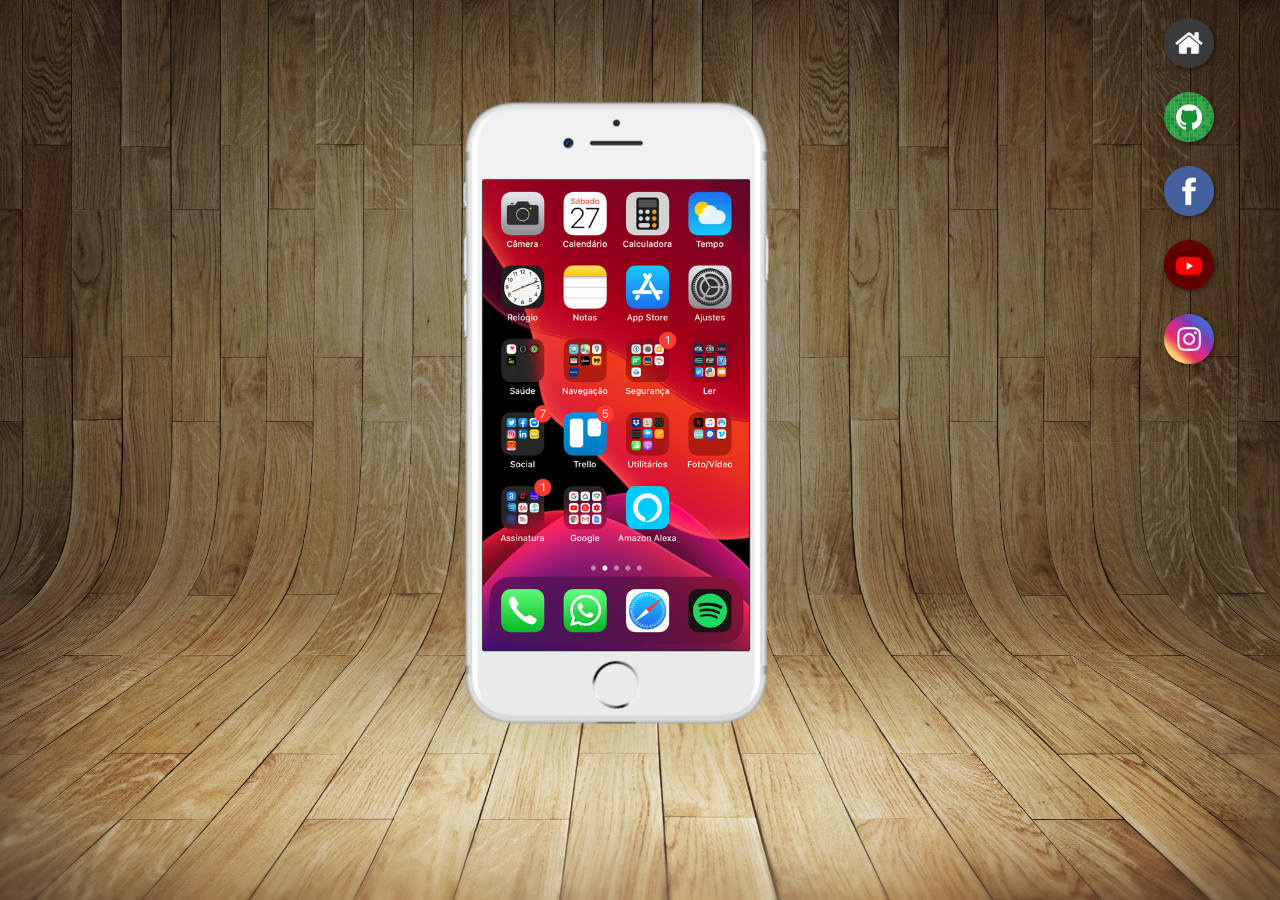
<file: index.html>
<!DOCTYPE html>
<html lang="pt-br">
<head>
    <meta charset="UTF-8">
    <meta name="viewport" content="width=device-width, initial-scale=1.0">
    <title>Projeto Redes Sociais</title>
    <link rel="shortcut icon" href="favicon.ico" type="image/x-icon">
    <link rel="stylesheet" href="estilos/style.css">
</head>
<body>
   <main>
    <section id="telefone">
        <iframe src="home.html" name="tela" id="tela" frameborder="0" > 
            Seu navegador não é compatível com isso.
        </iframe>

    </section>

    <section id="redes-sociais">
        <a href="home.html" target="tela"> <img src="imagens/logo-home.jpg" alt="home"></a> <br>
        <a href="github.html" target="tela"> <img src="imagens/logo-github.jpg" alt="GitHub"></a> <br>
        <a href="facebook.html" target="tela"> <img src="imagens/logo-facebook.jpg" alt="Facebook"></a> <br>
        <a href="youtube.html" target="tela"> <img src="imagens/logo-youtube.jpg" alt="Youtube"></a> <br>
        <a href="instagram.html" target="tela"> <img src="imagens/logo-instagram.jpg" alt="Instagram"></a> <br>

    </section>
   </main>
    
</body>
</html>
</file>
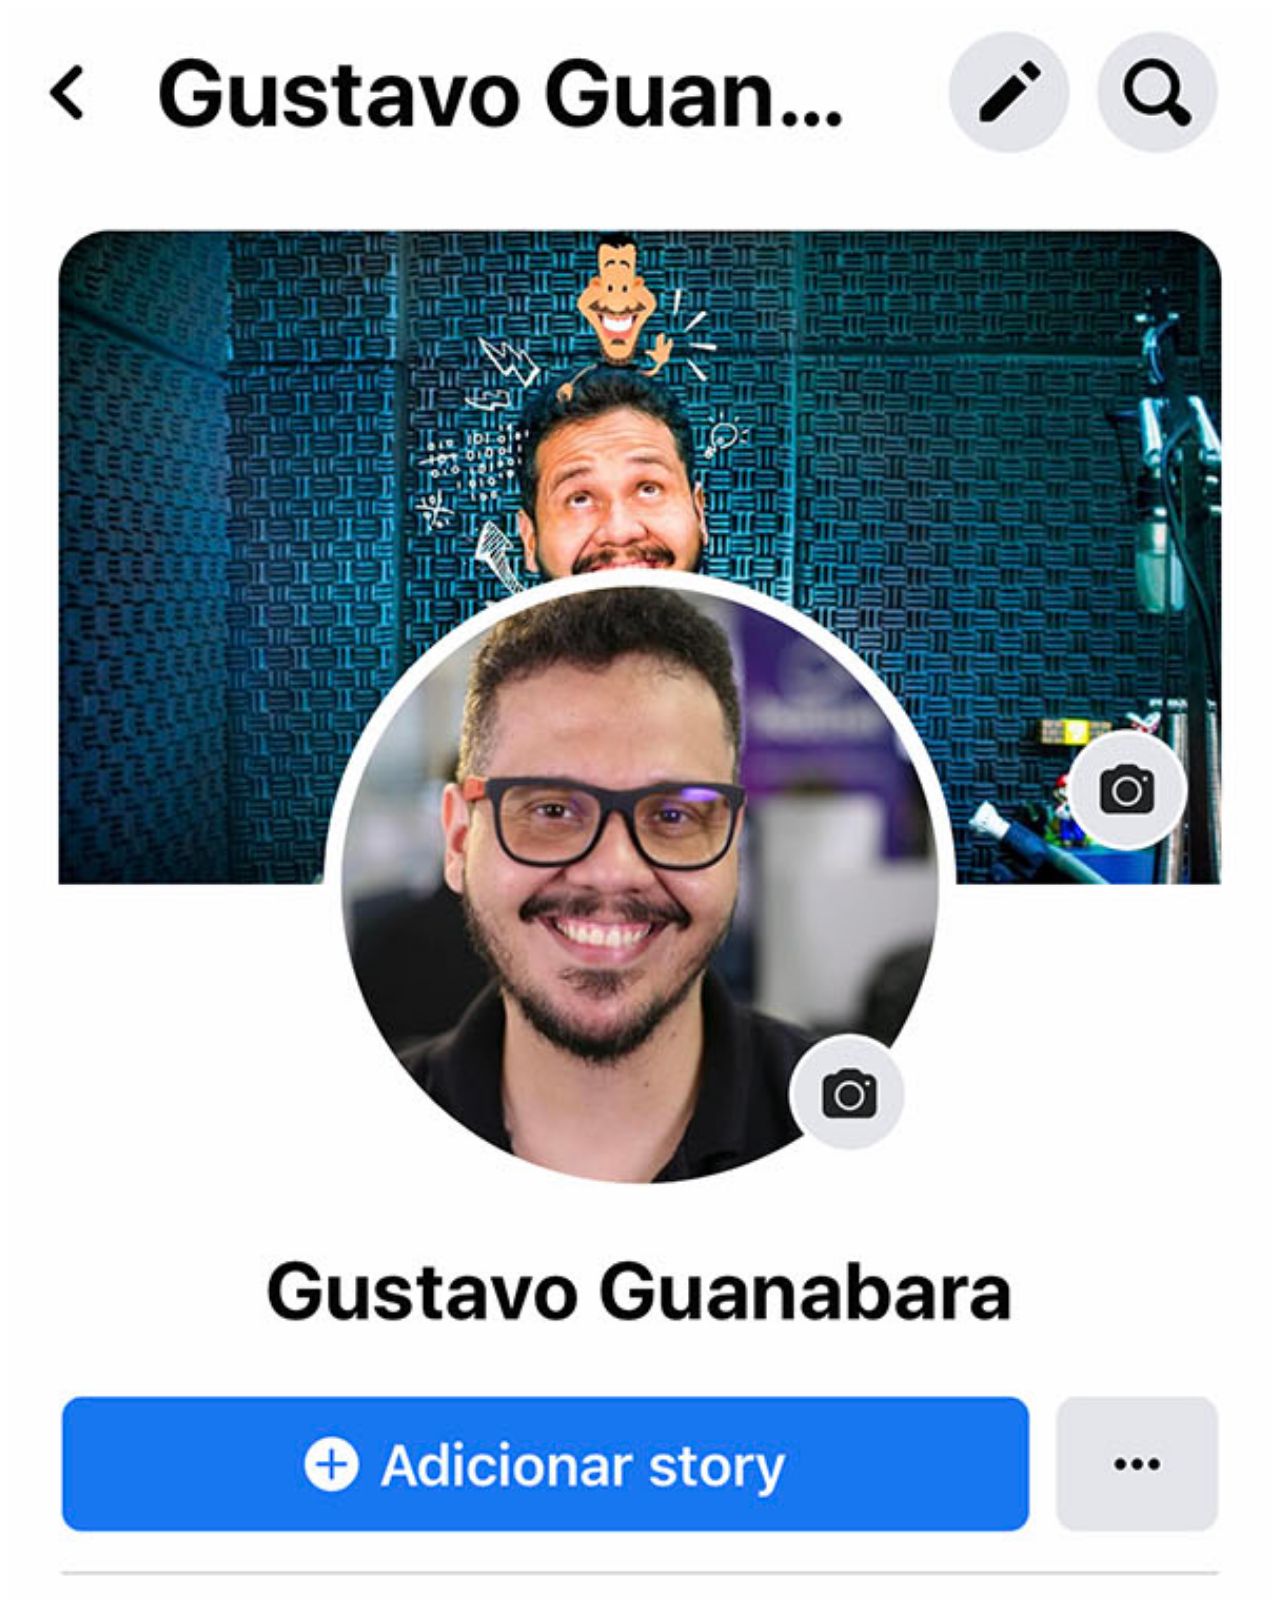
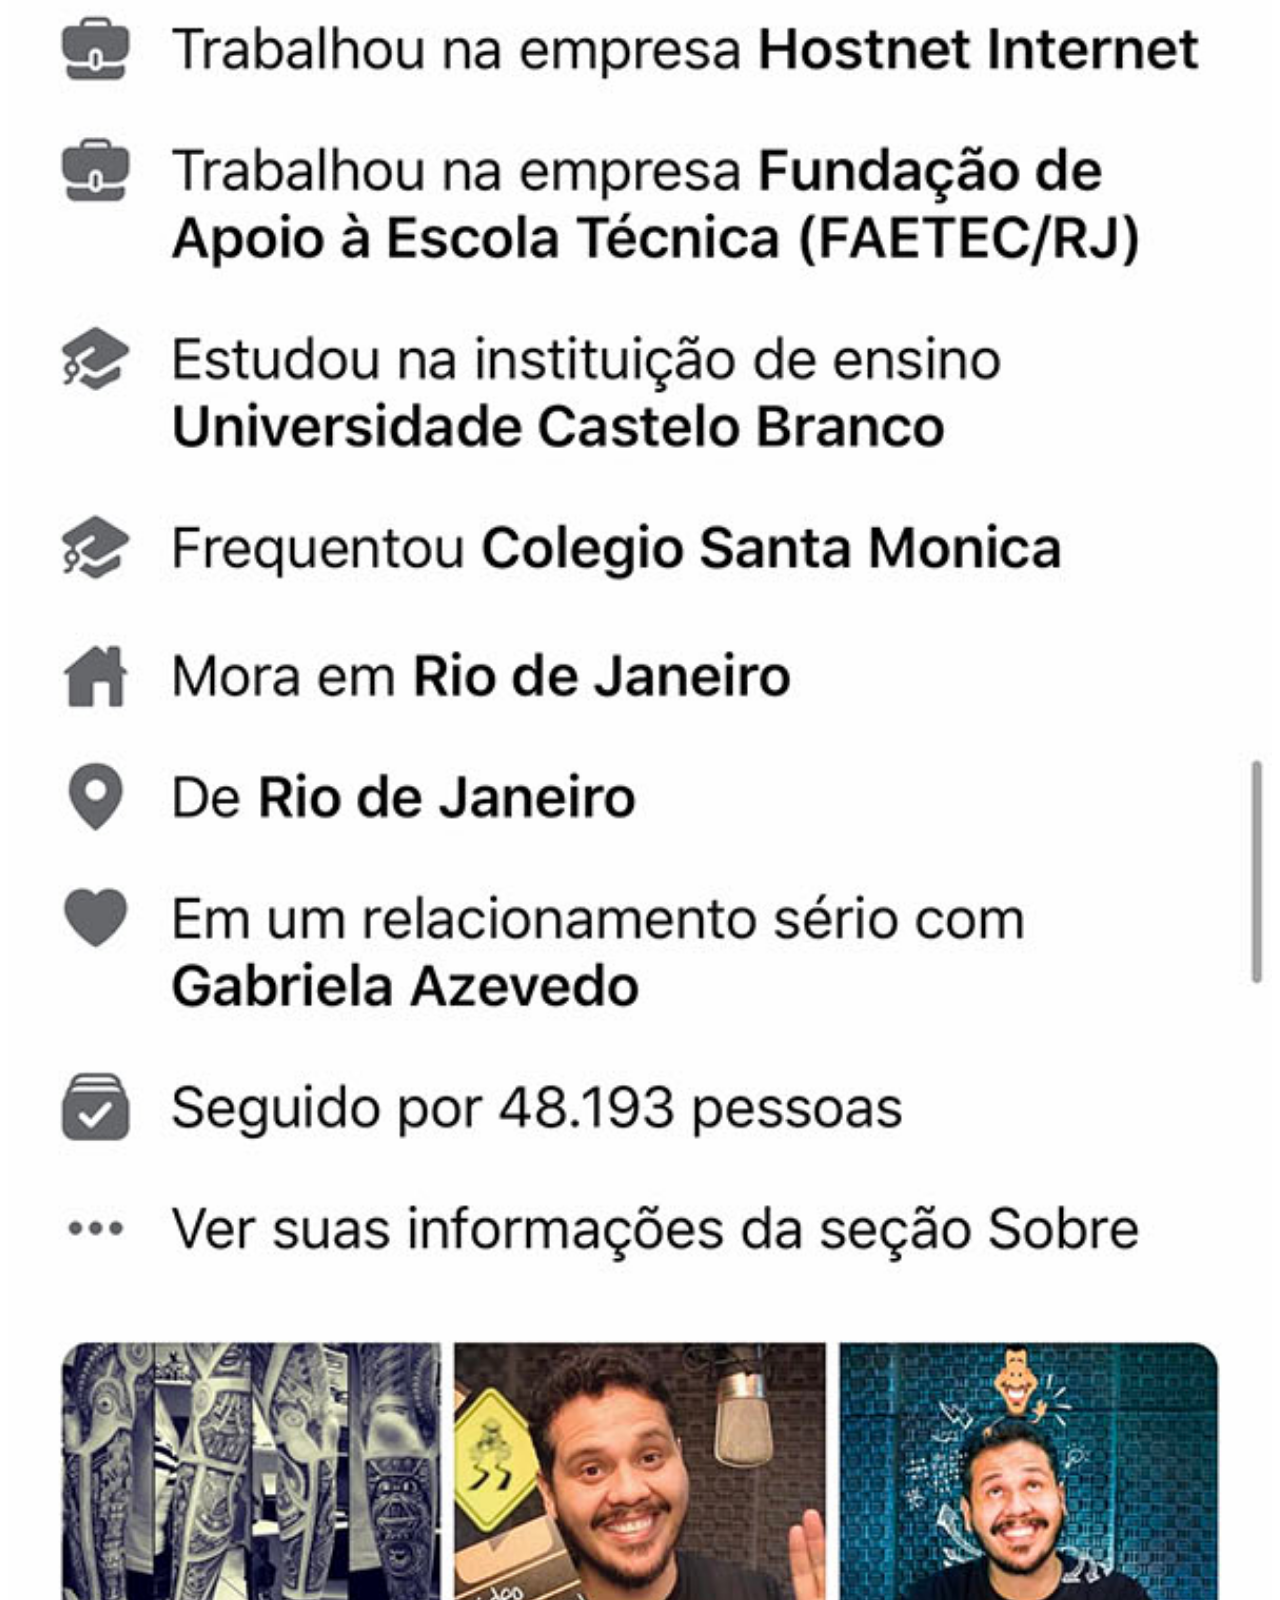
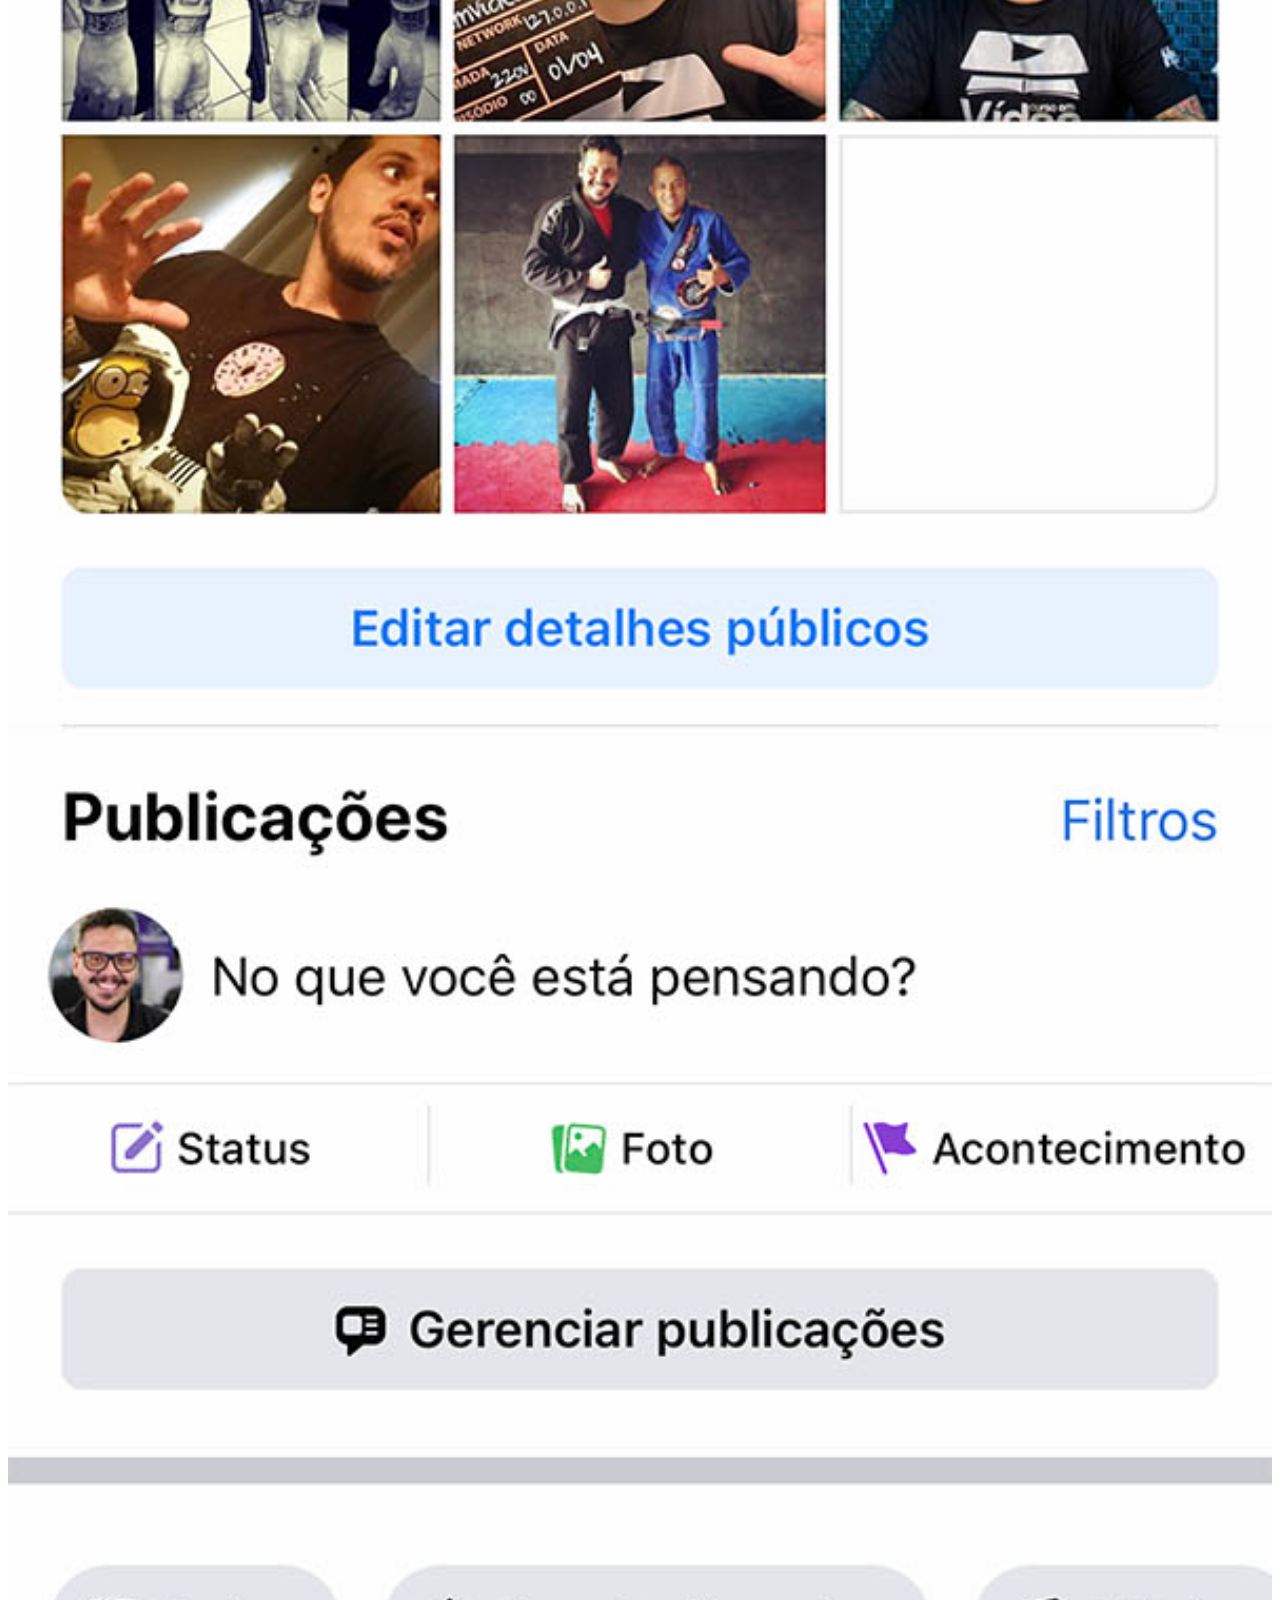
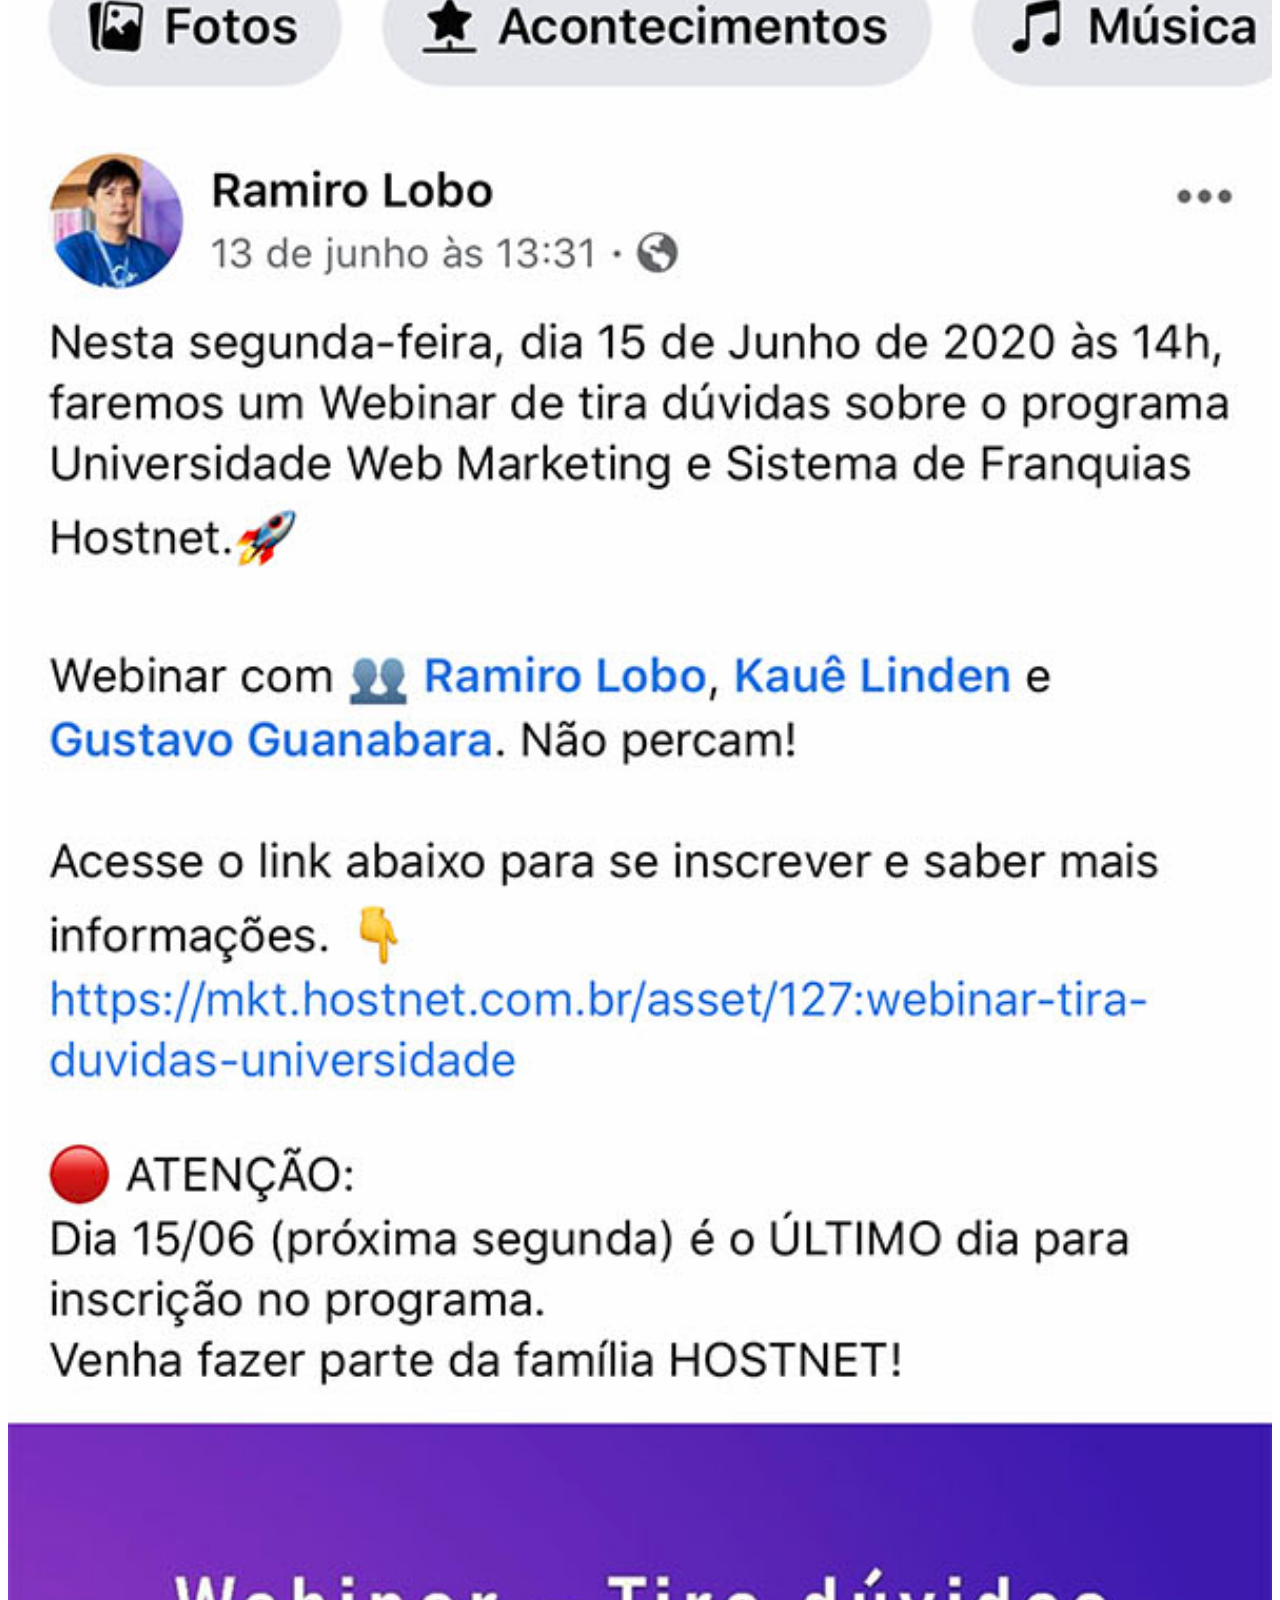
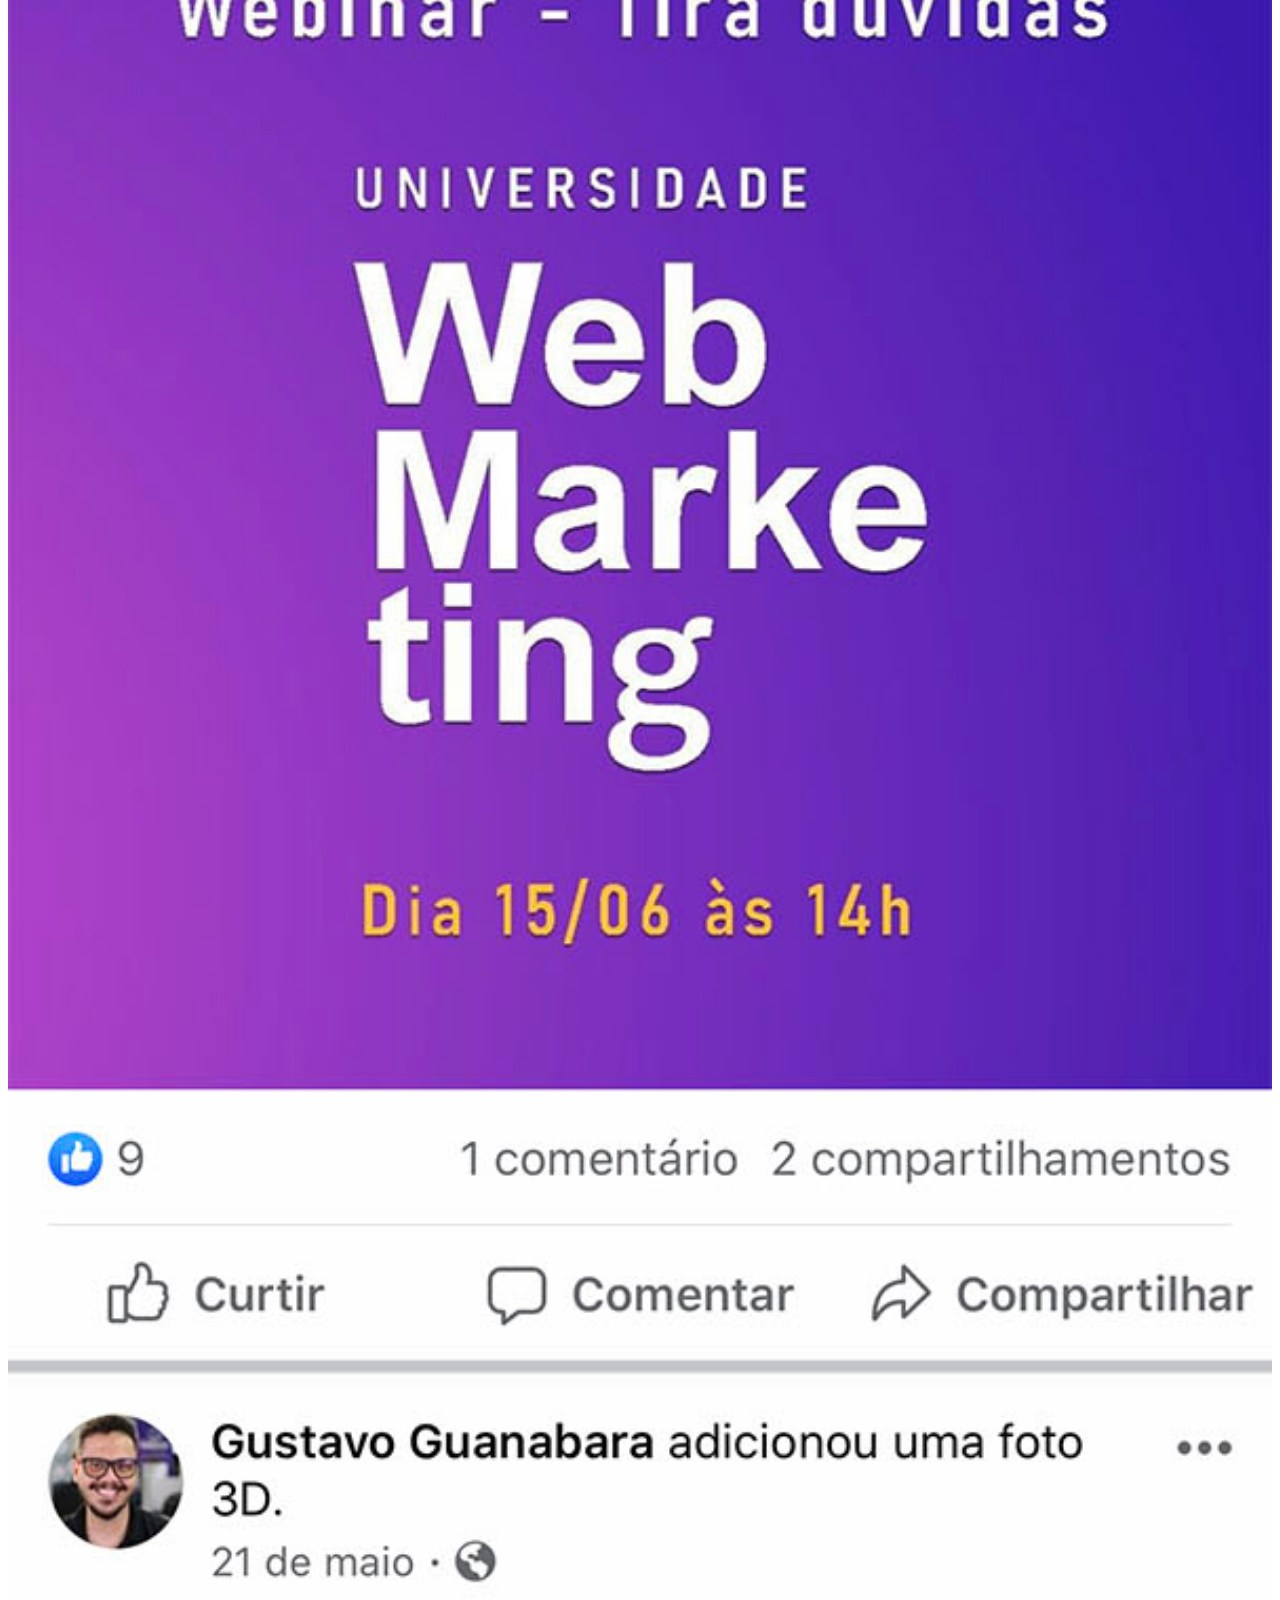
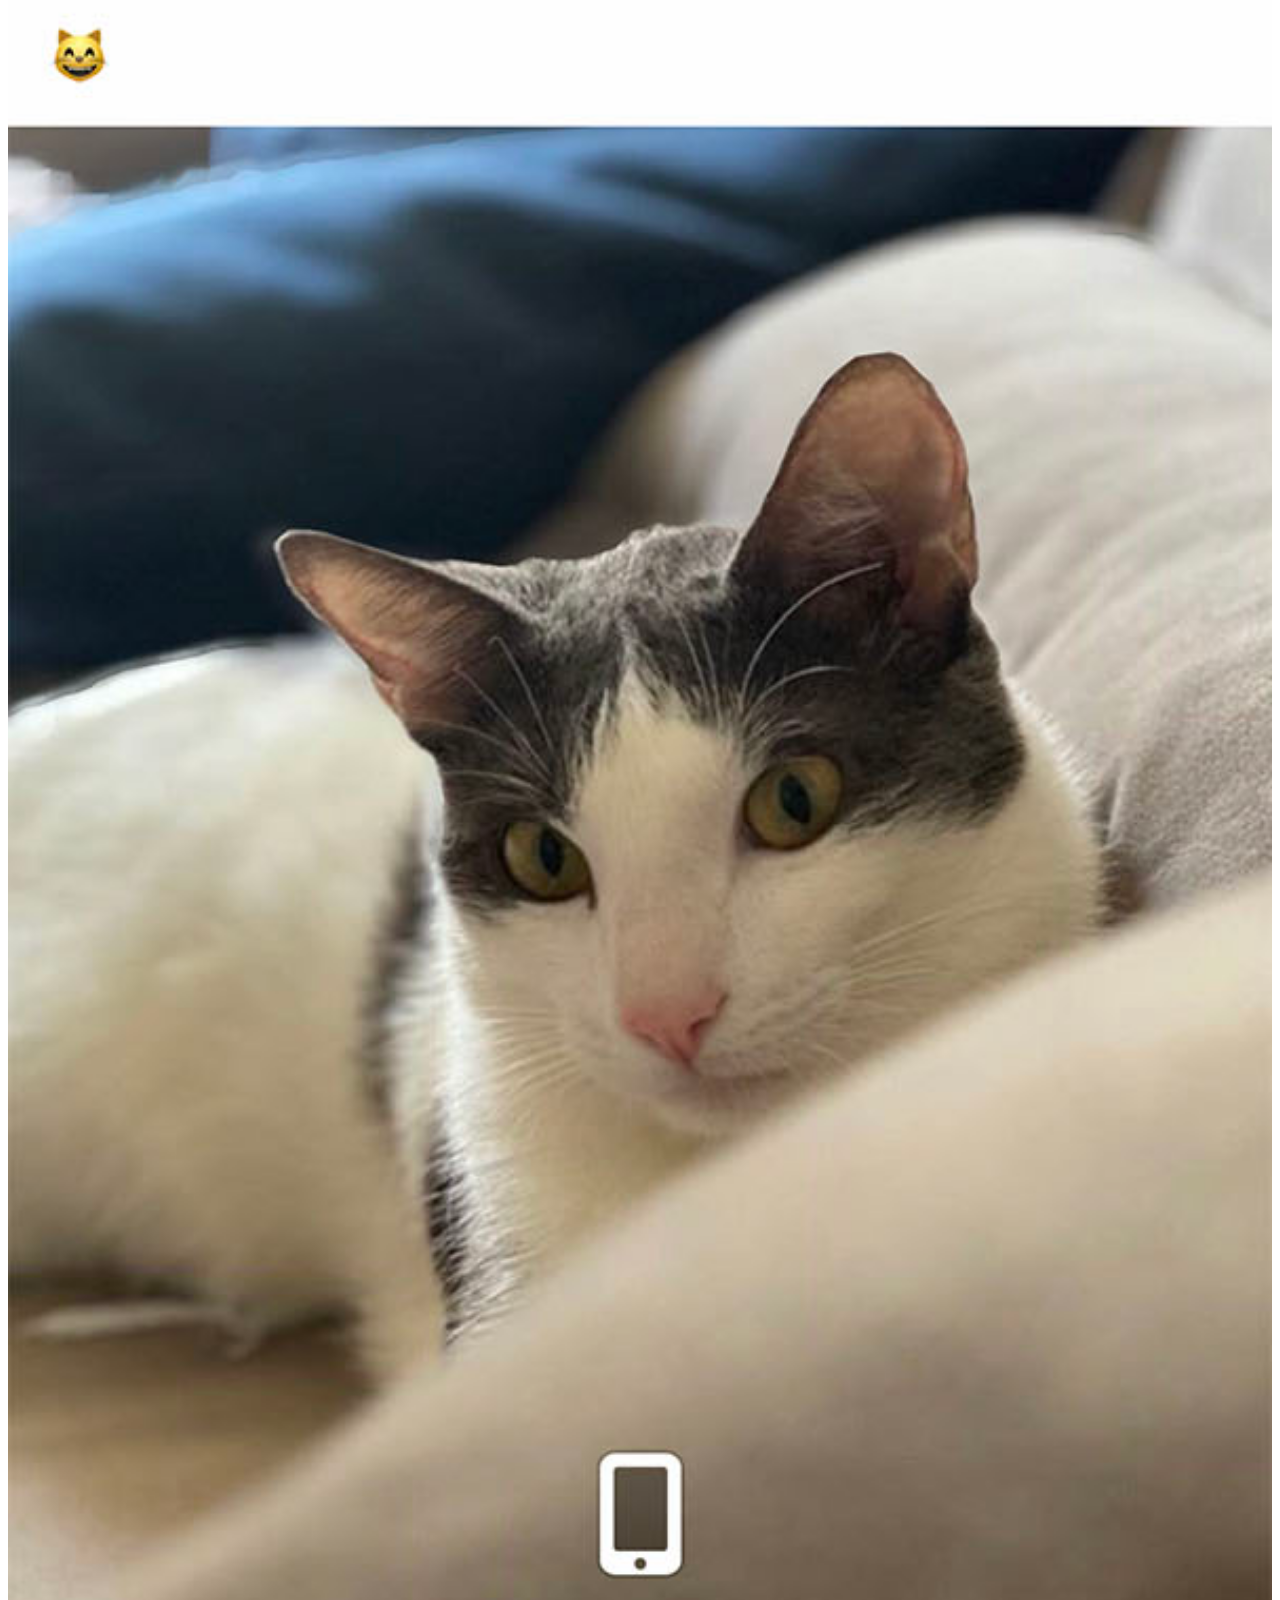
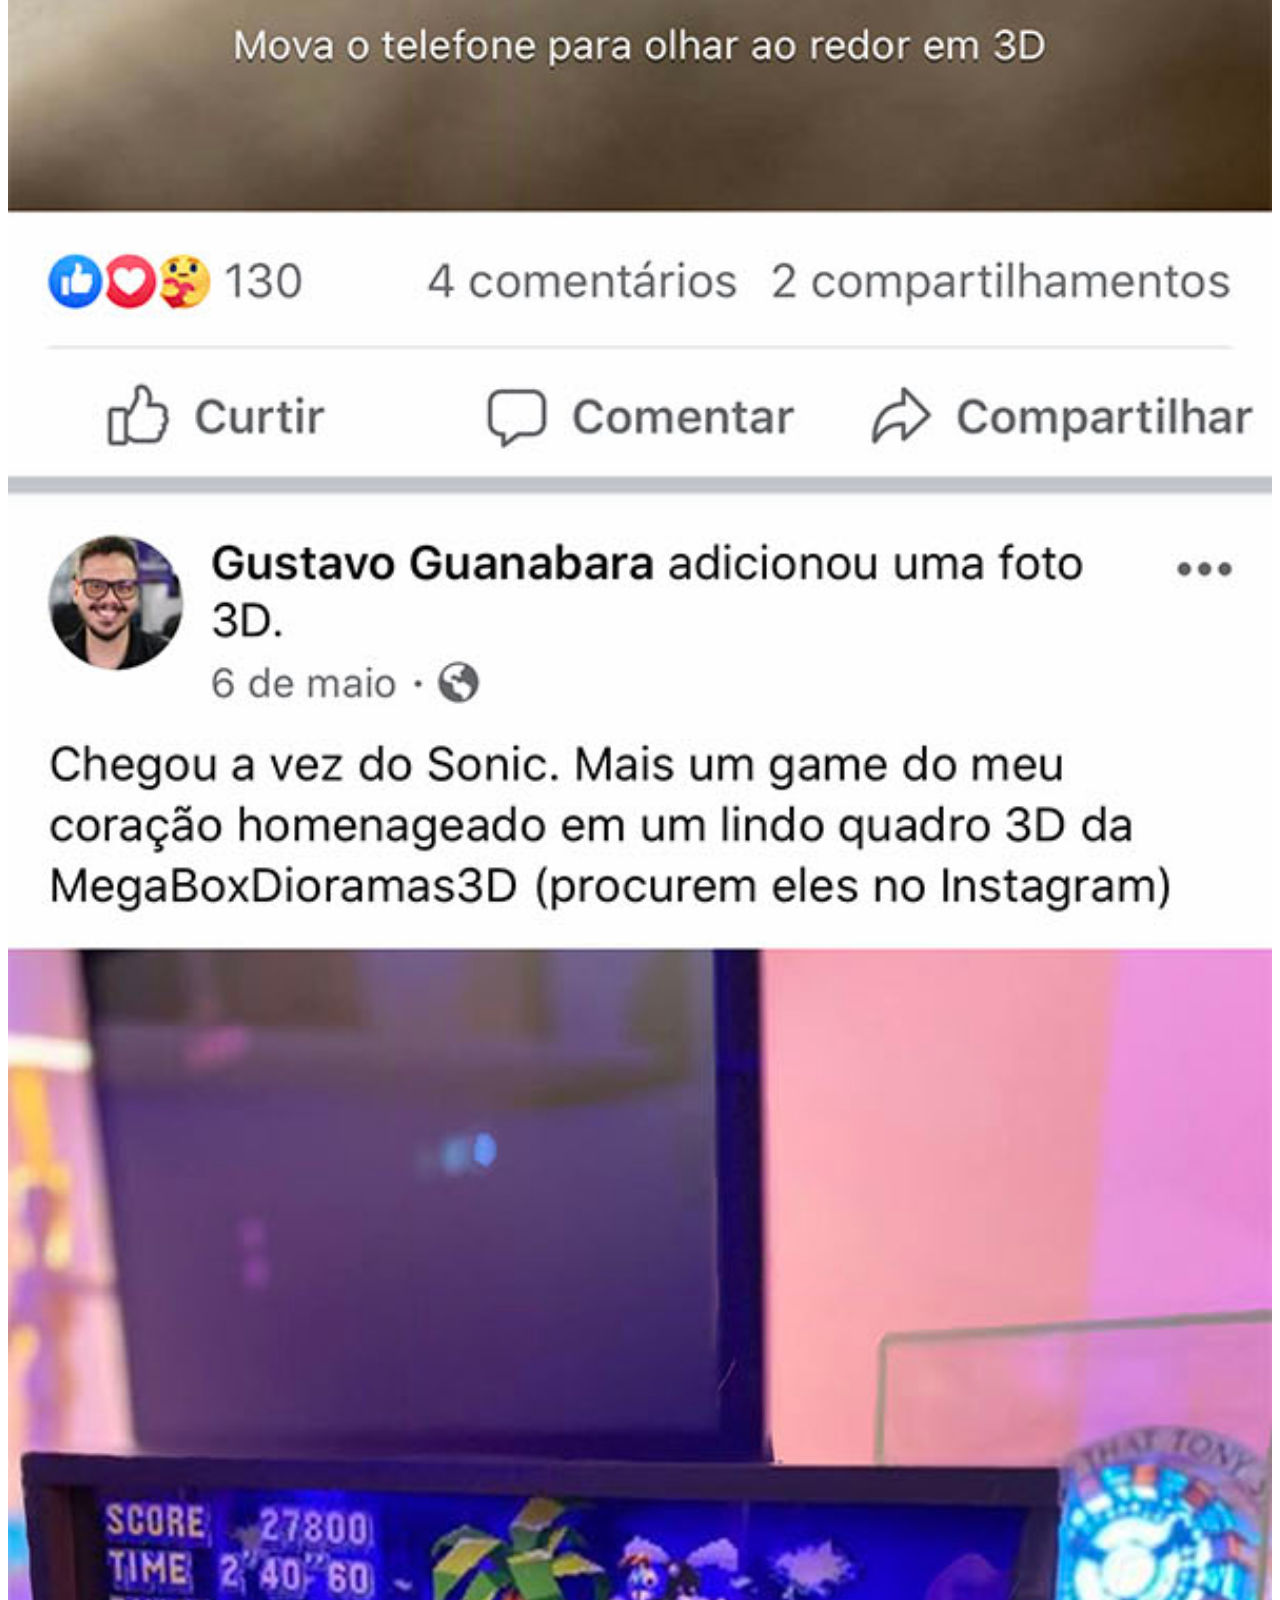
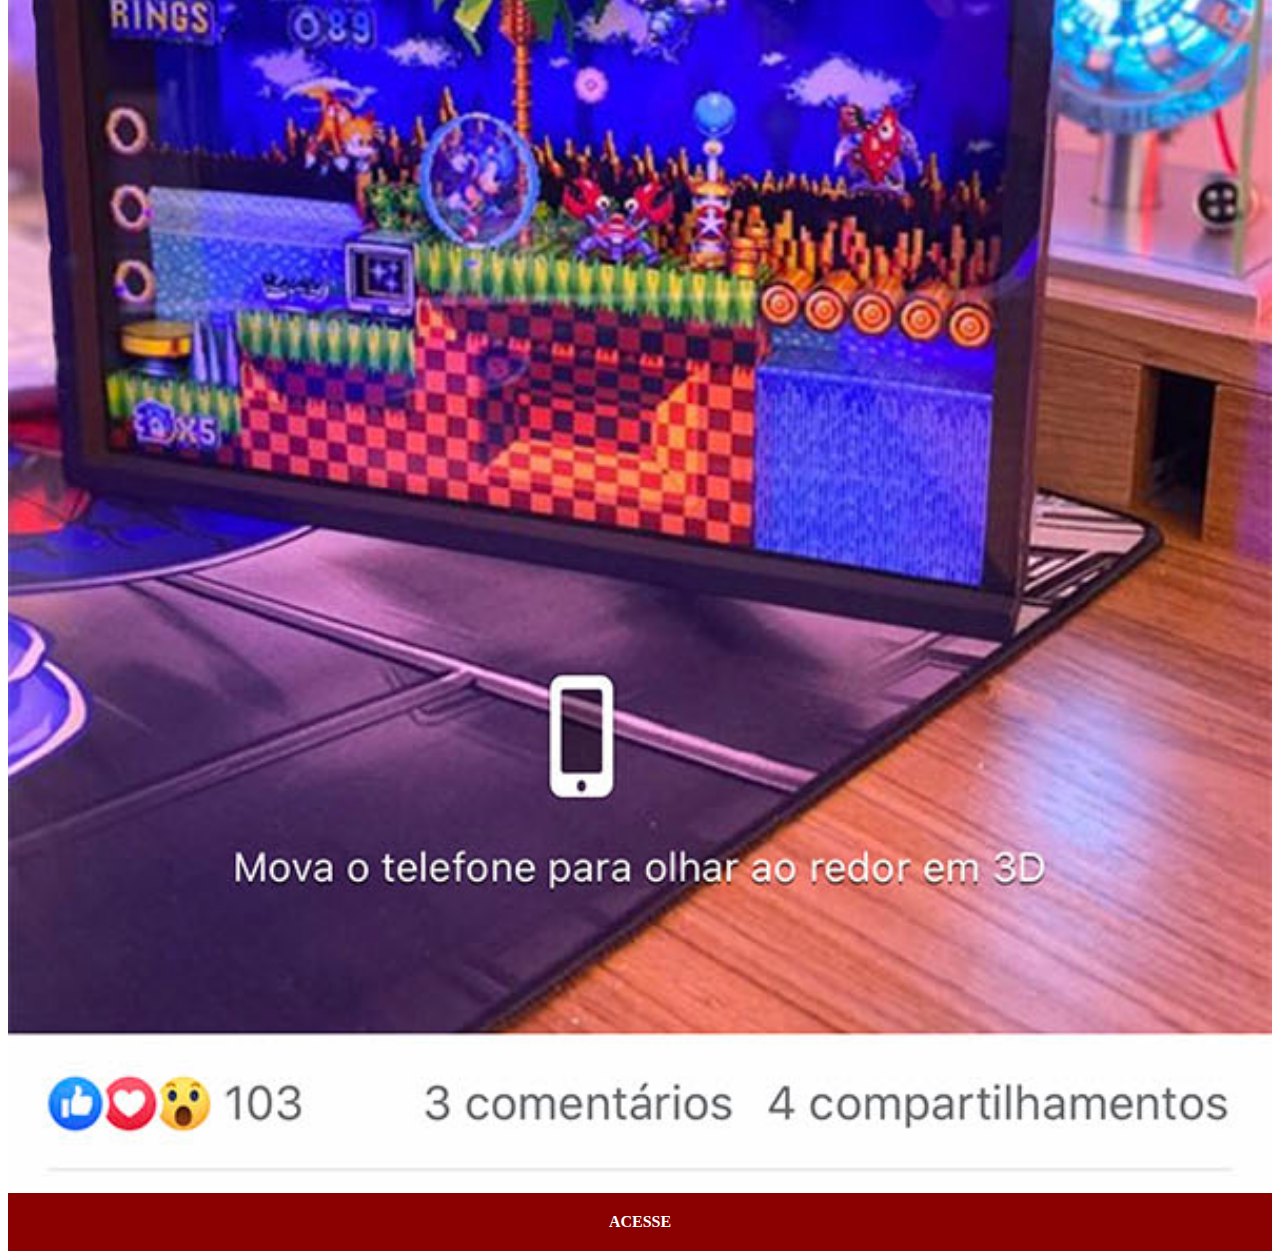
<file: facebook.html>
<!DOCTYPE html>
<html lang="pt-br">
<head>
    <meta charset="UTF-8">
    <meta name="viewport" content="width=device-width, initial-scale=1.0">
    <title>Facebook</title>
    <link rel="stylesheet" href="estilos/social.css">
</head>
<body>
    <img src="imagens/tela-facebook.jpg" alt="Facebook">
    <a href="https://www.facebook.com/?locale=pt_BR" target="_blank"> ACESSE</a>
    
</body>
</html>
</file>
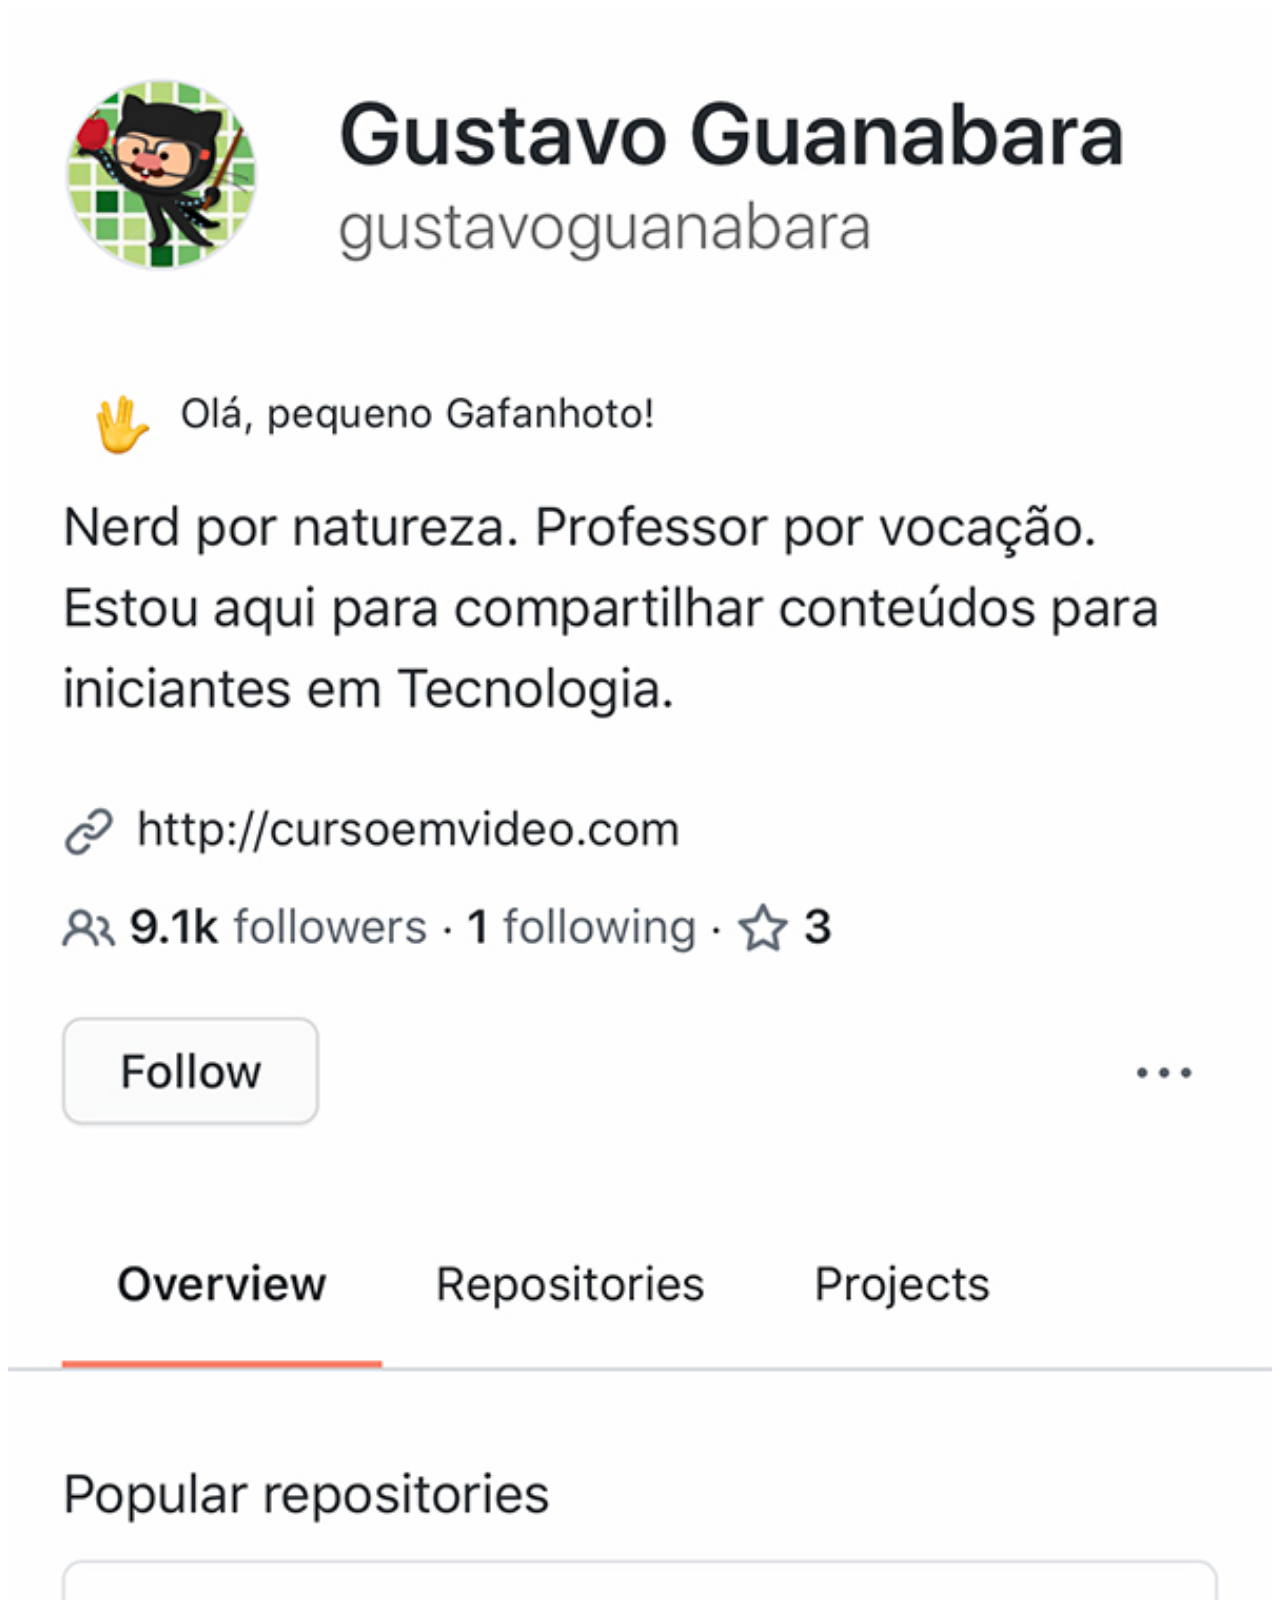
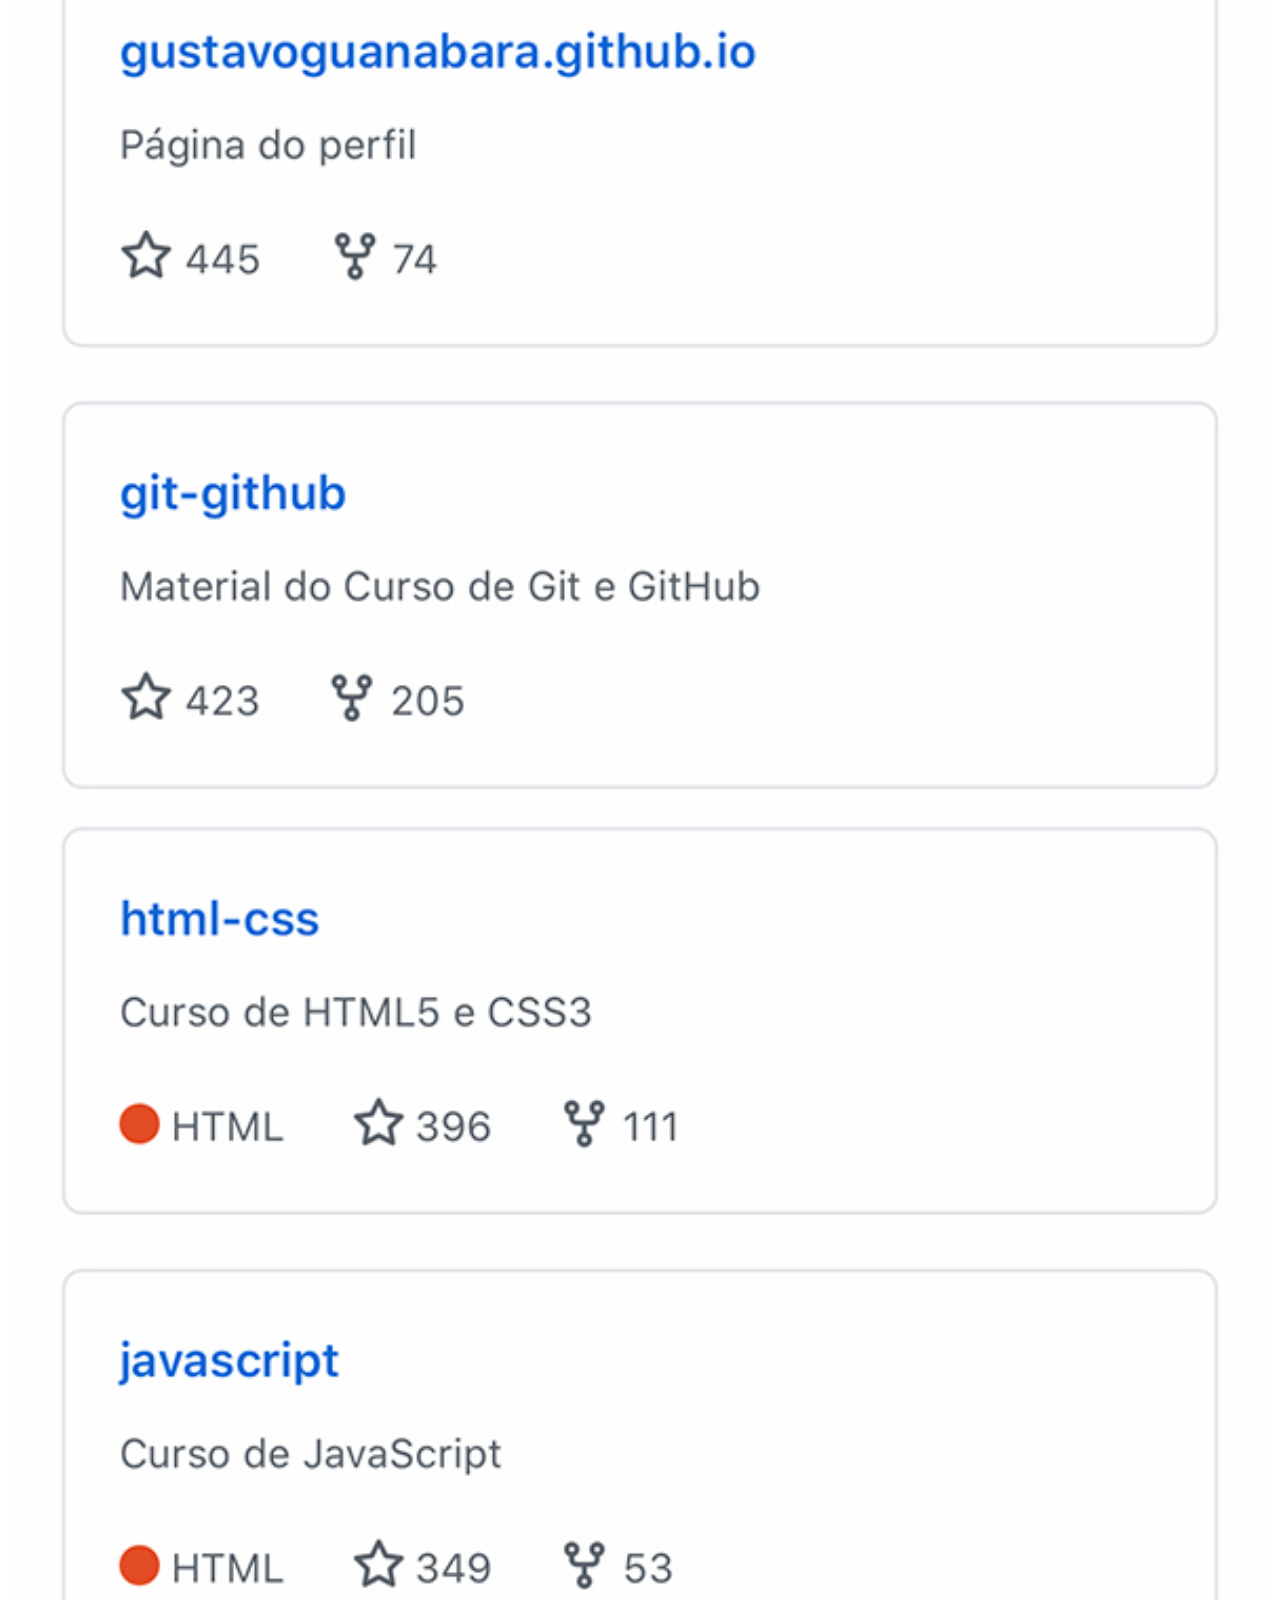
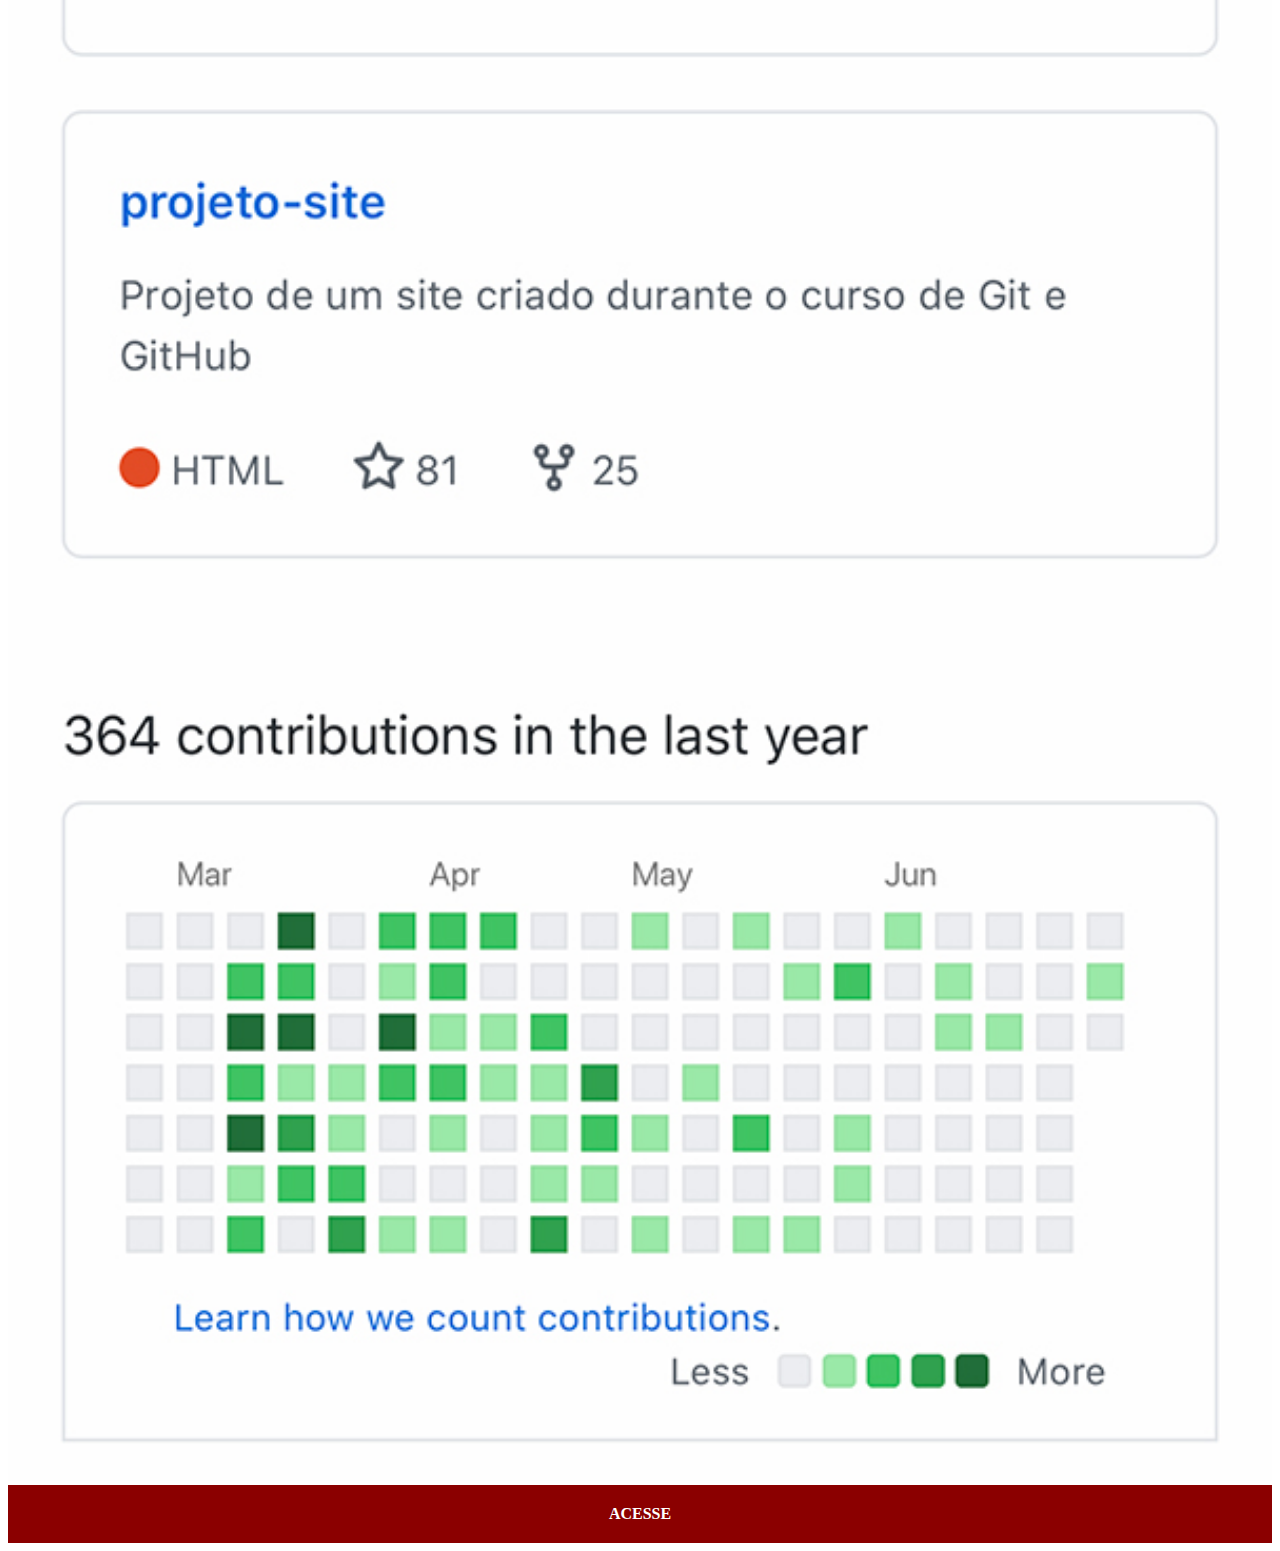
<file: github.html>
<!DOCTYPE html>
<html lang="pt-br">
<head>
    <meta charset="UTF-8">
    <meta name="viewport" content="width=device-width, initial-scale=1.0">
    <title>GitHub</title>
    <link rel="stylesheet" href="estilos/social.css">
</head>
<body>

    <img src="imagens/tela-github.jpg" no-repeat top center alt="GitHub" >
    <a href="https://github.com/gustavoguanabara" target="_blank"> ACESSE</a>
    
</body>
</html>
</file>
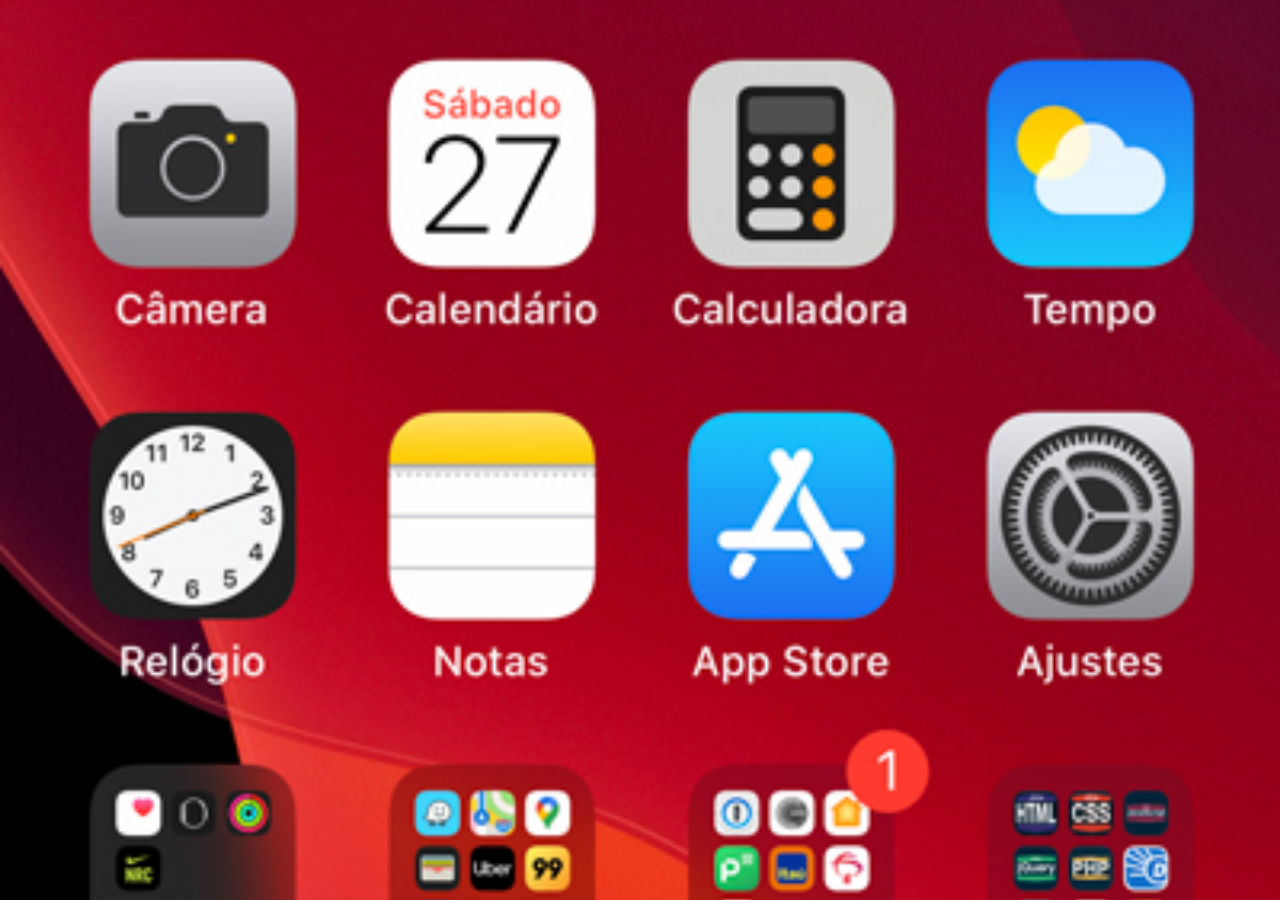
<file: home.html>
<!DOCTYPE html>
<html lang="pt-br">
<head>
    <meta charset="UTF-8">
    <meta name="viewport" content="width=device-width, initial-scale=1.0">
    <title>Home</title> 
</head>

<style> 
    *{
        margin: 0px;
        padding: 0px;
    }

    body{ /*conf. para a tela home do celular, dentro do iframe*/
        width: 100vw;
        height: 100vh;
        background: black url('imagens/tela-home.jpg') no-repeat top center;
        background-size: cover;
    }
</style>
<body>
    
</body>
</html>
</file>
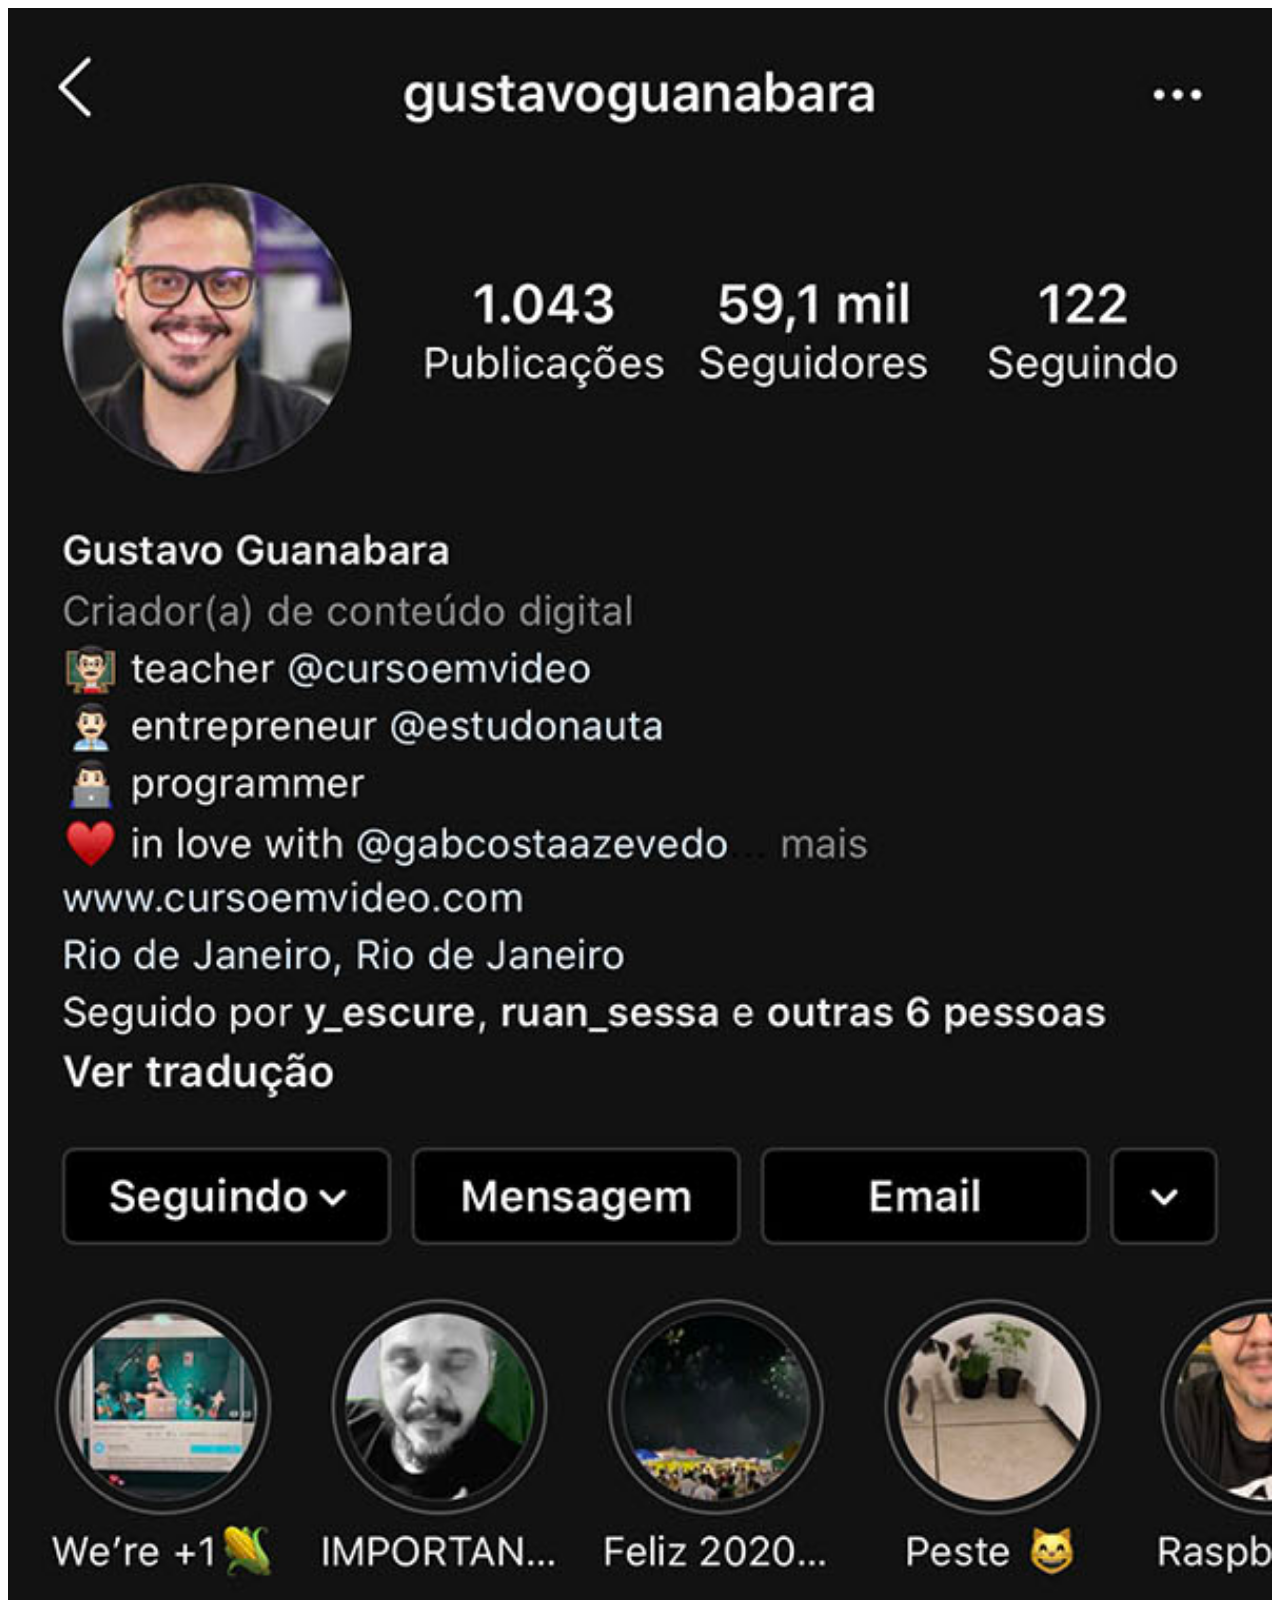
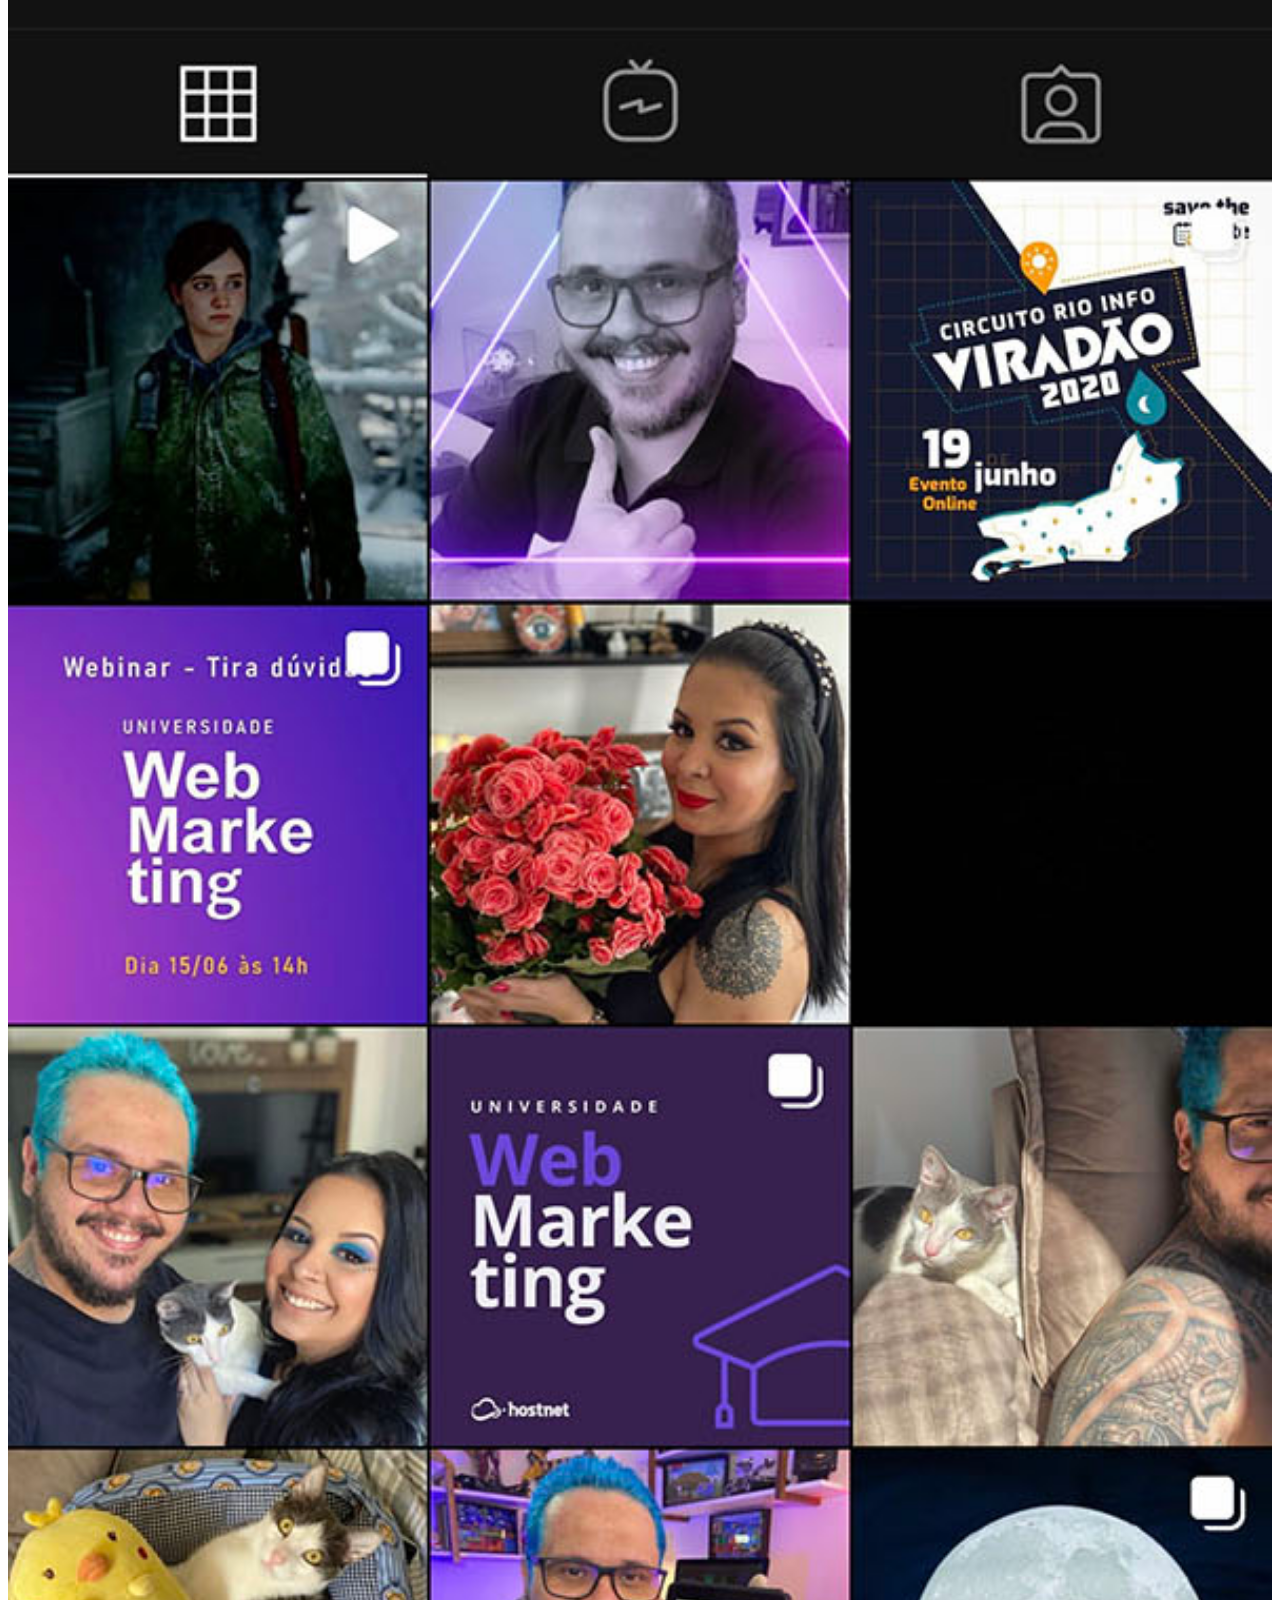
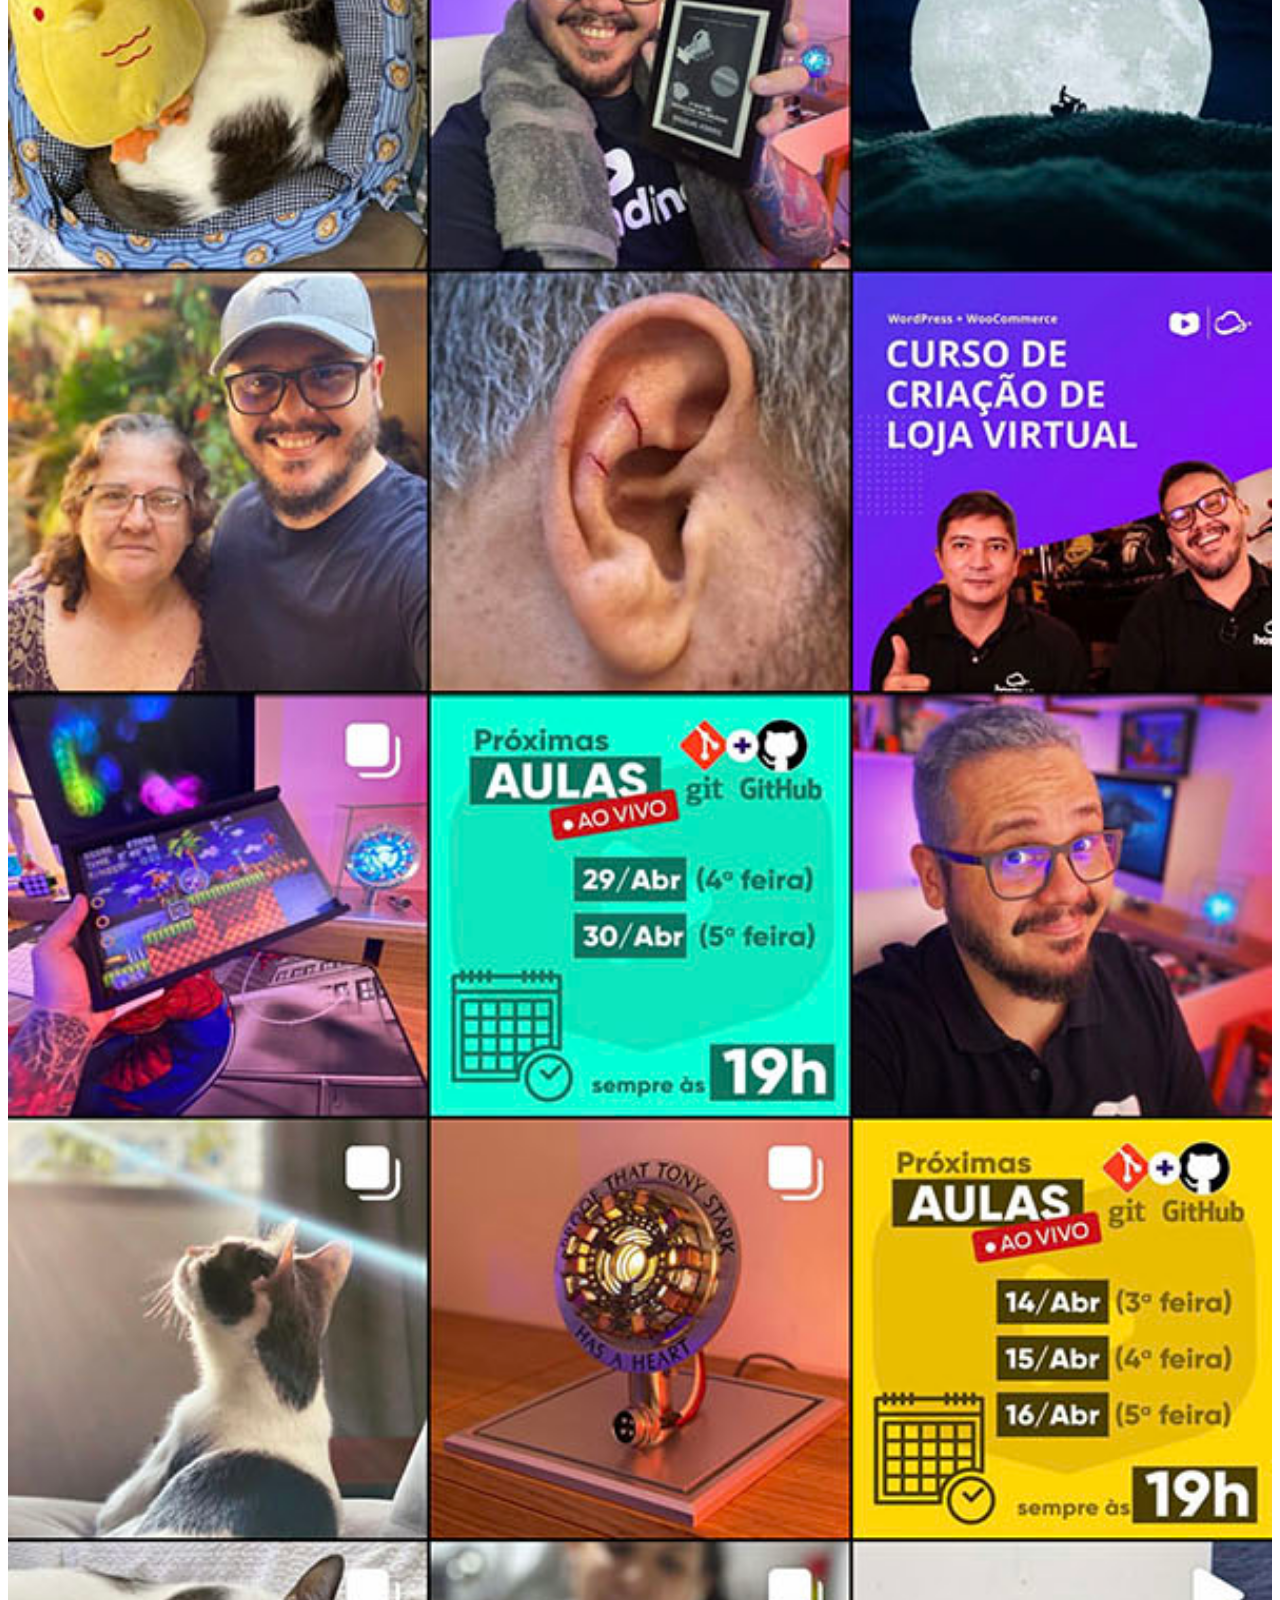
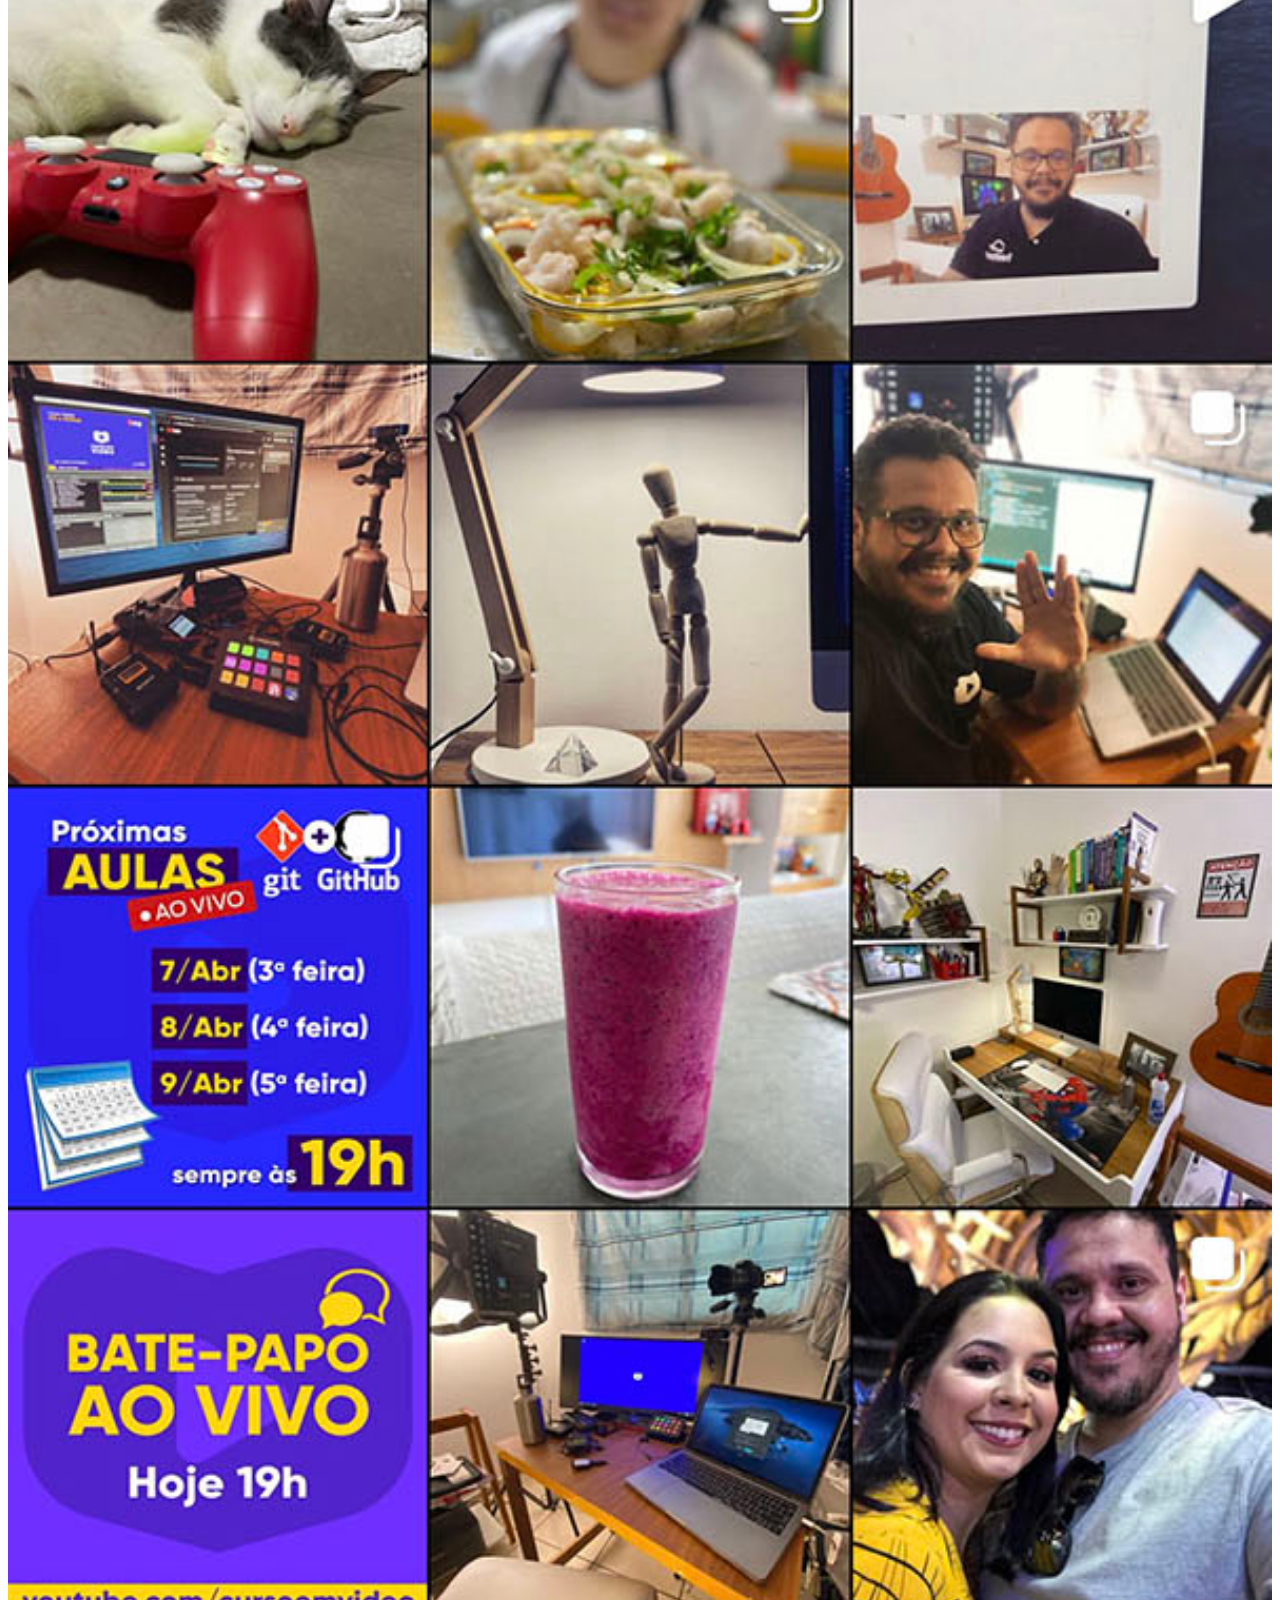
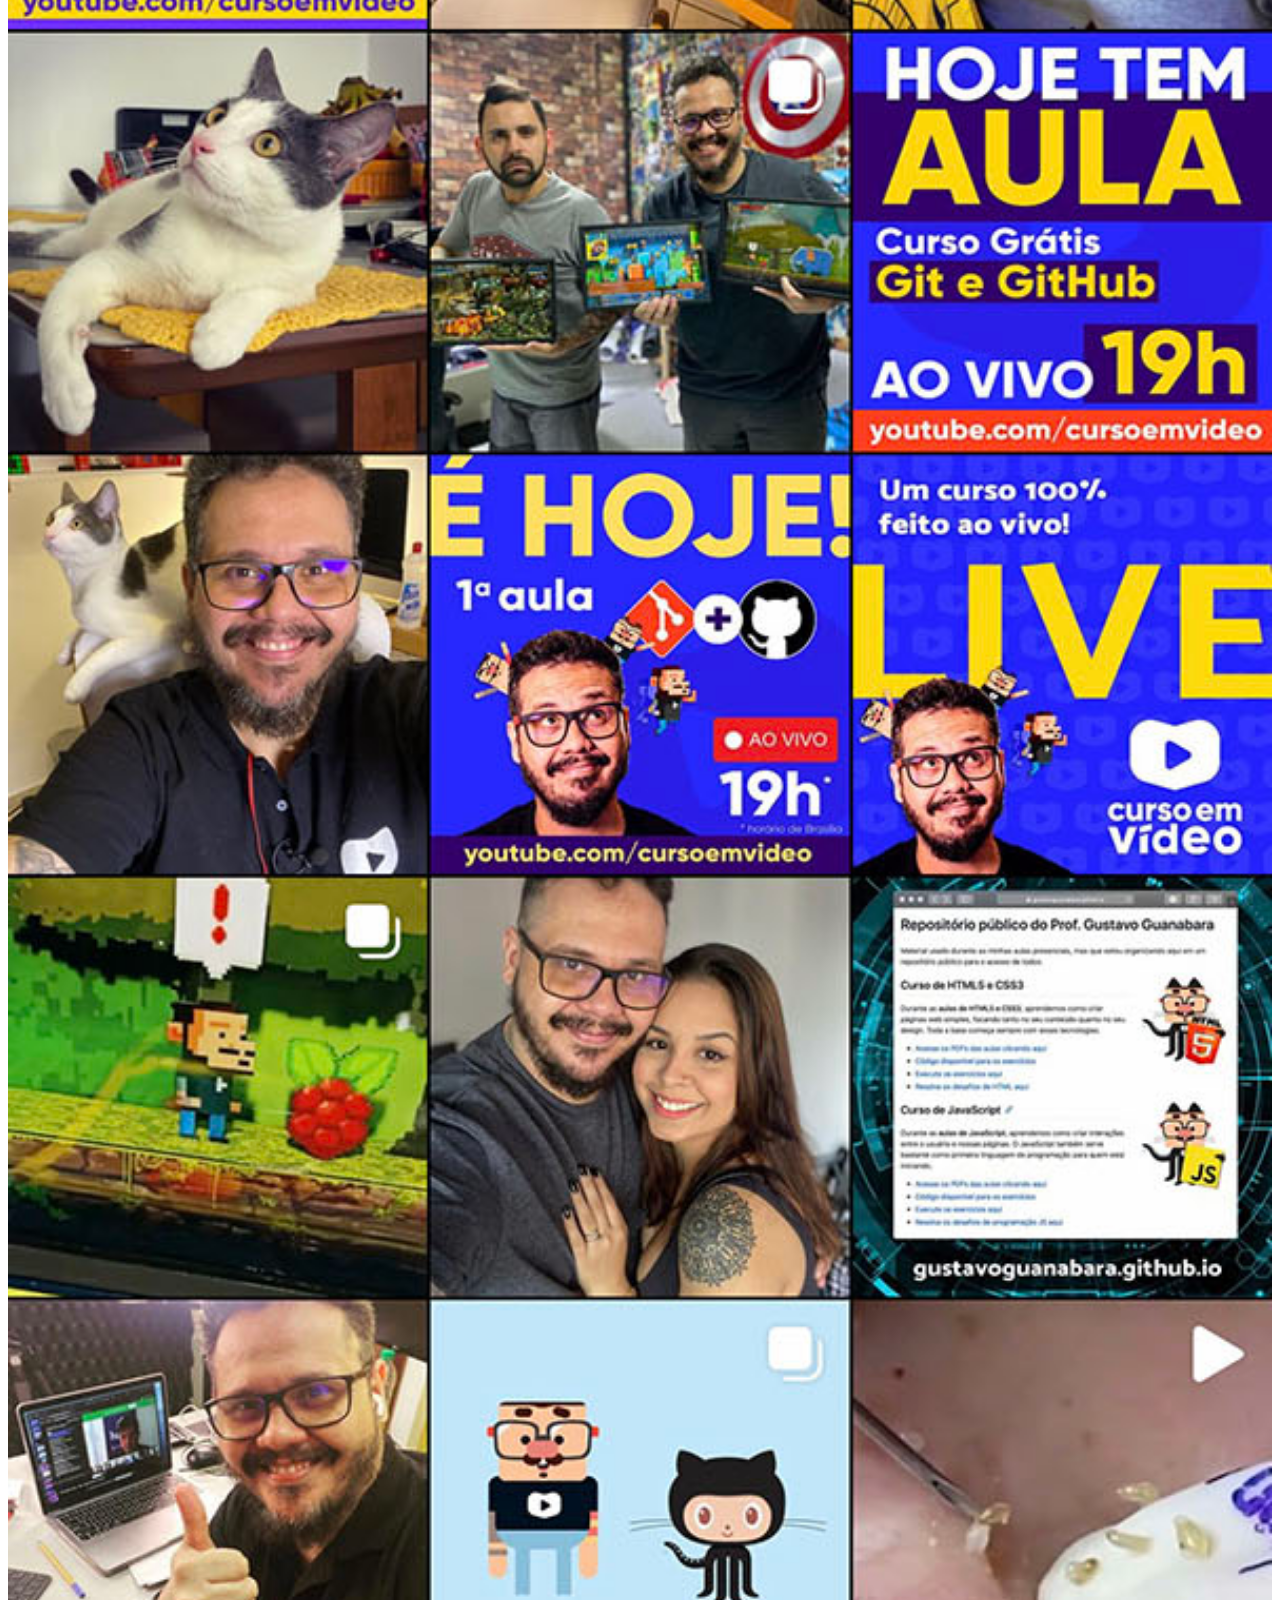
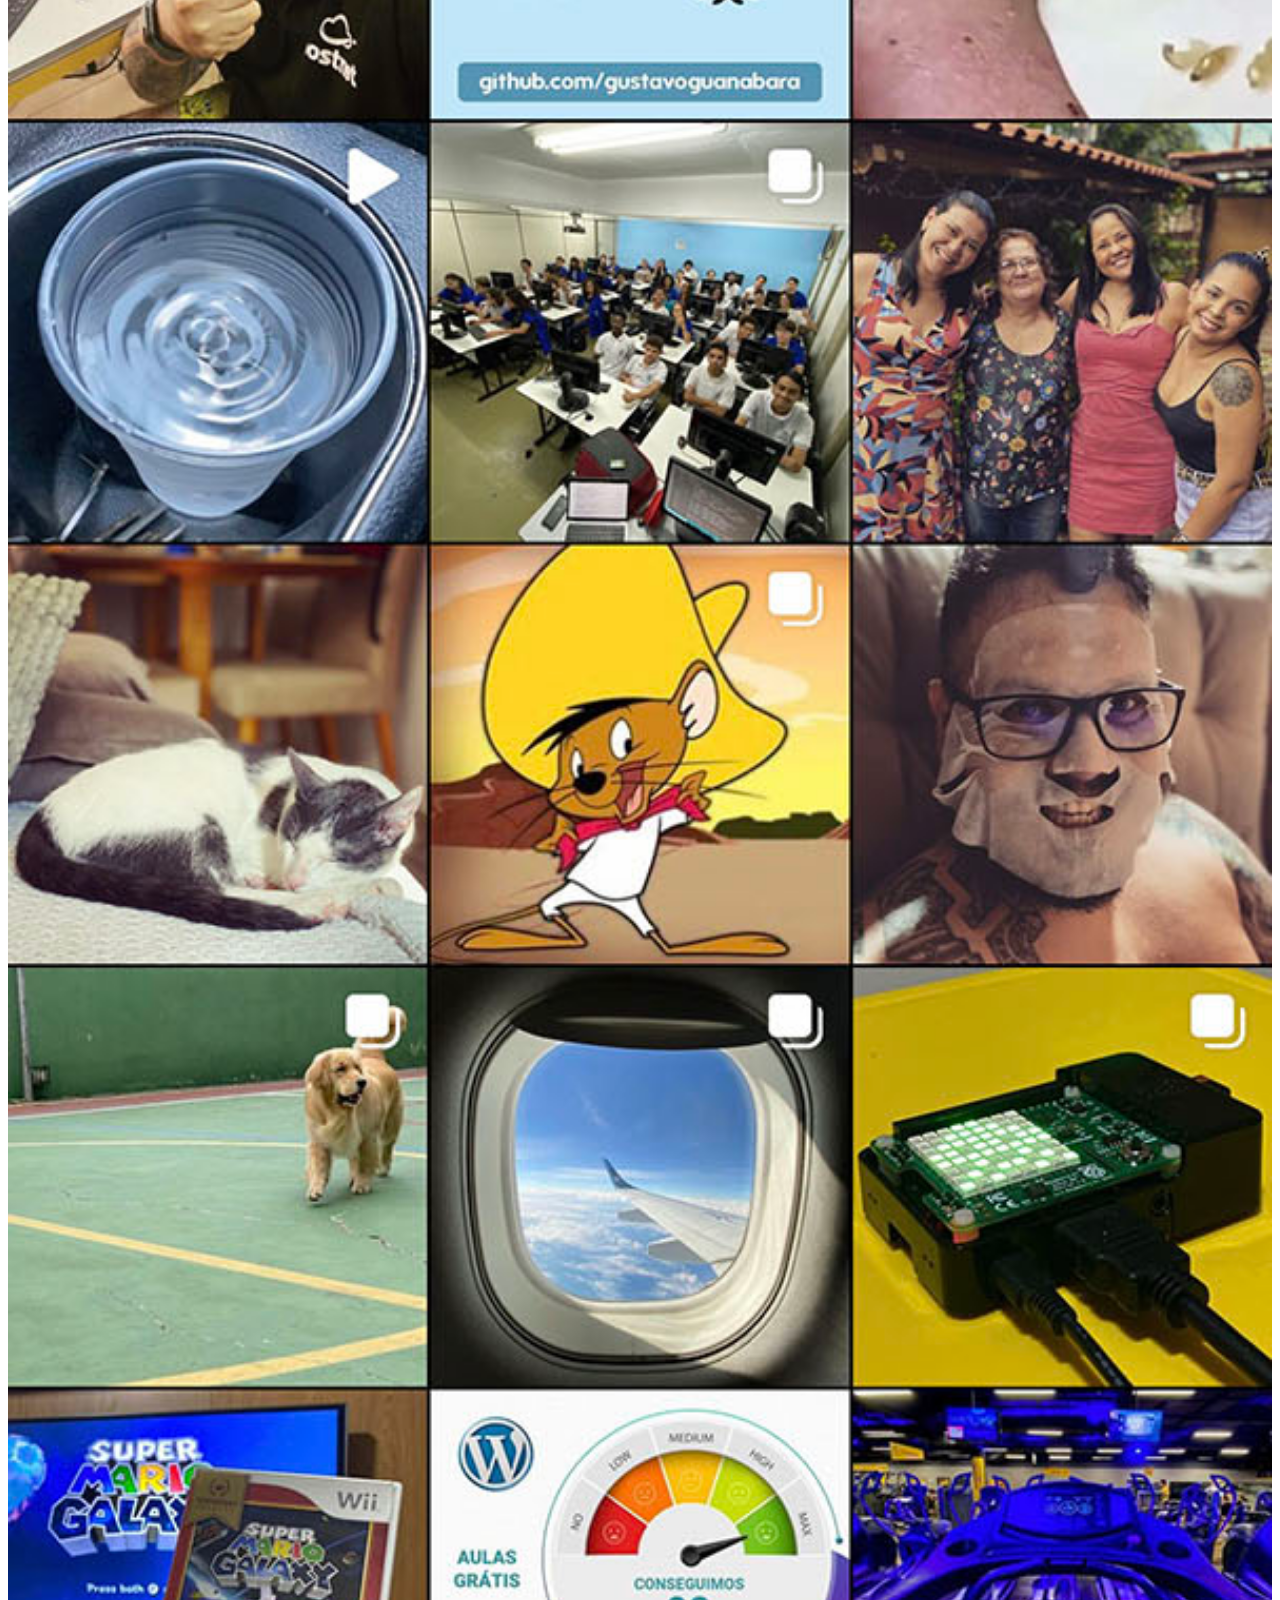
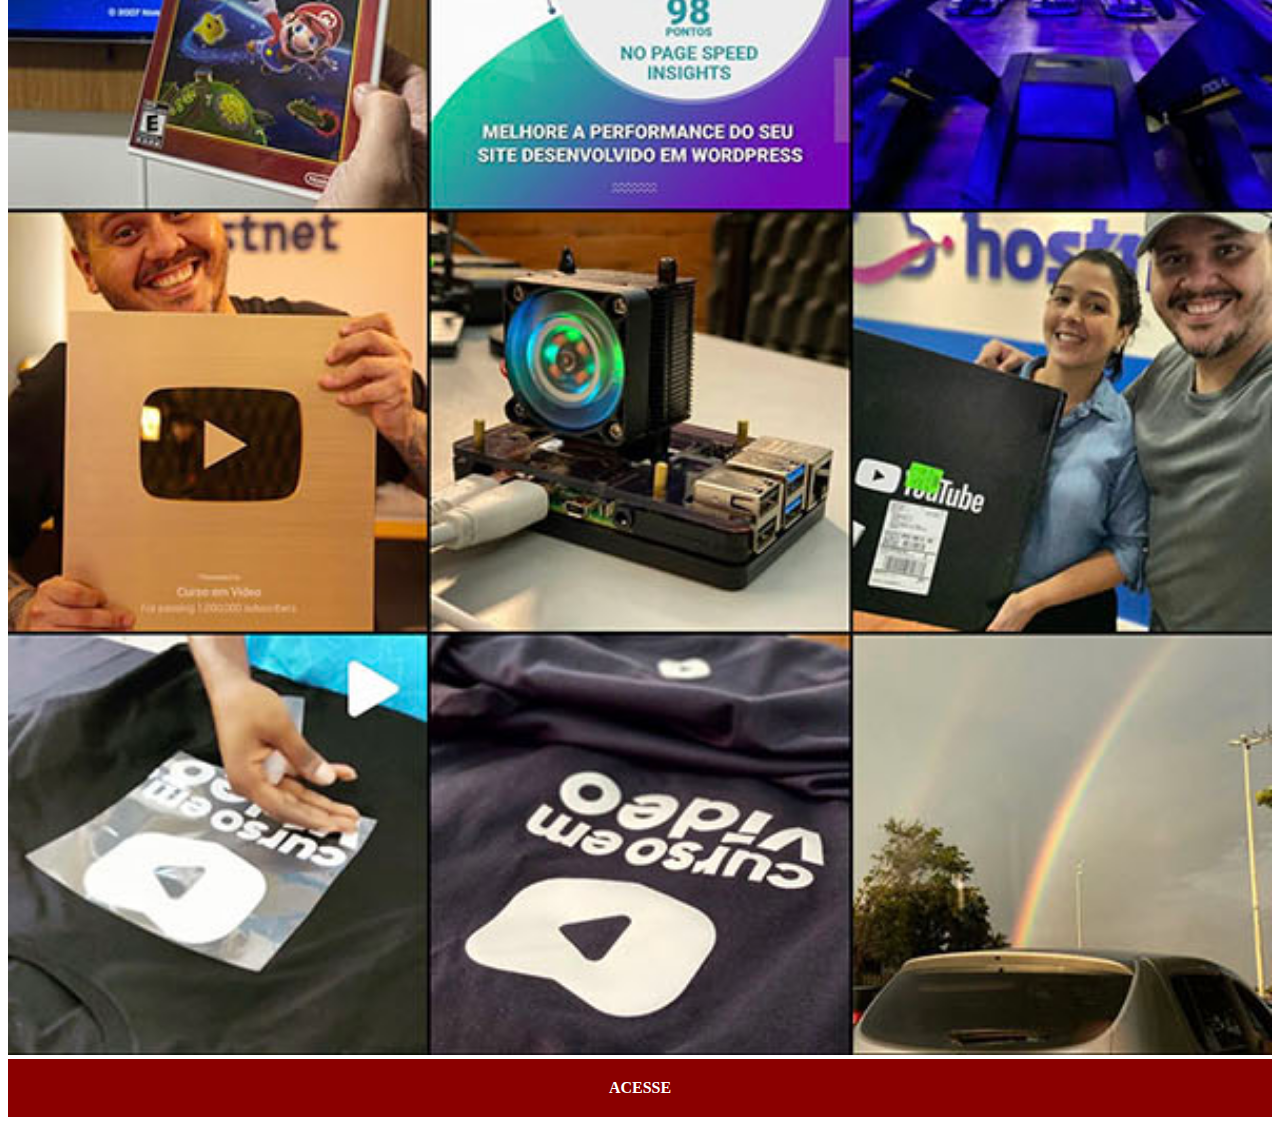
<file: instagram.html>
<!DOCTYPE html>
<html lang="en">
<head>
    <meta charset="UTF-8">
    <meta name="viewport" content="width=device-width, initial-scale=1.0">
    <title>Instagram</title>
    <link rel="stylesheet" href="estilos/social.css">
</head>
<body>
    <img src="imagens/tela-instagram.jpg" alt="Instagram">
    <a href="https://www.instagram.com/gustavoguanabara/" target="_blank"> ACESSE</a>
    
</body>
</html>
</file>
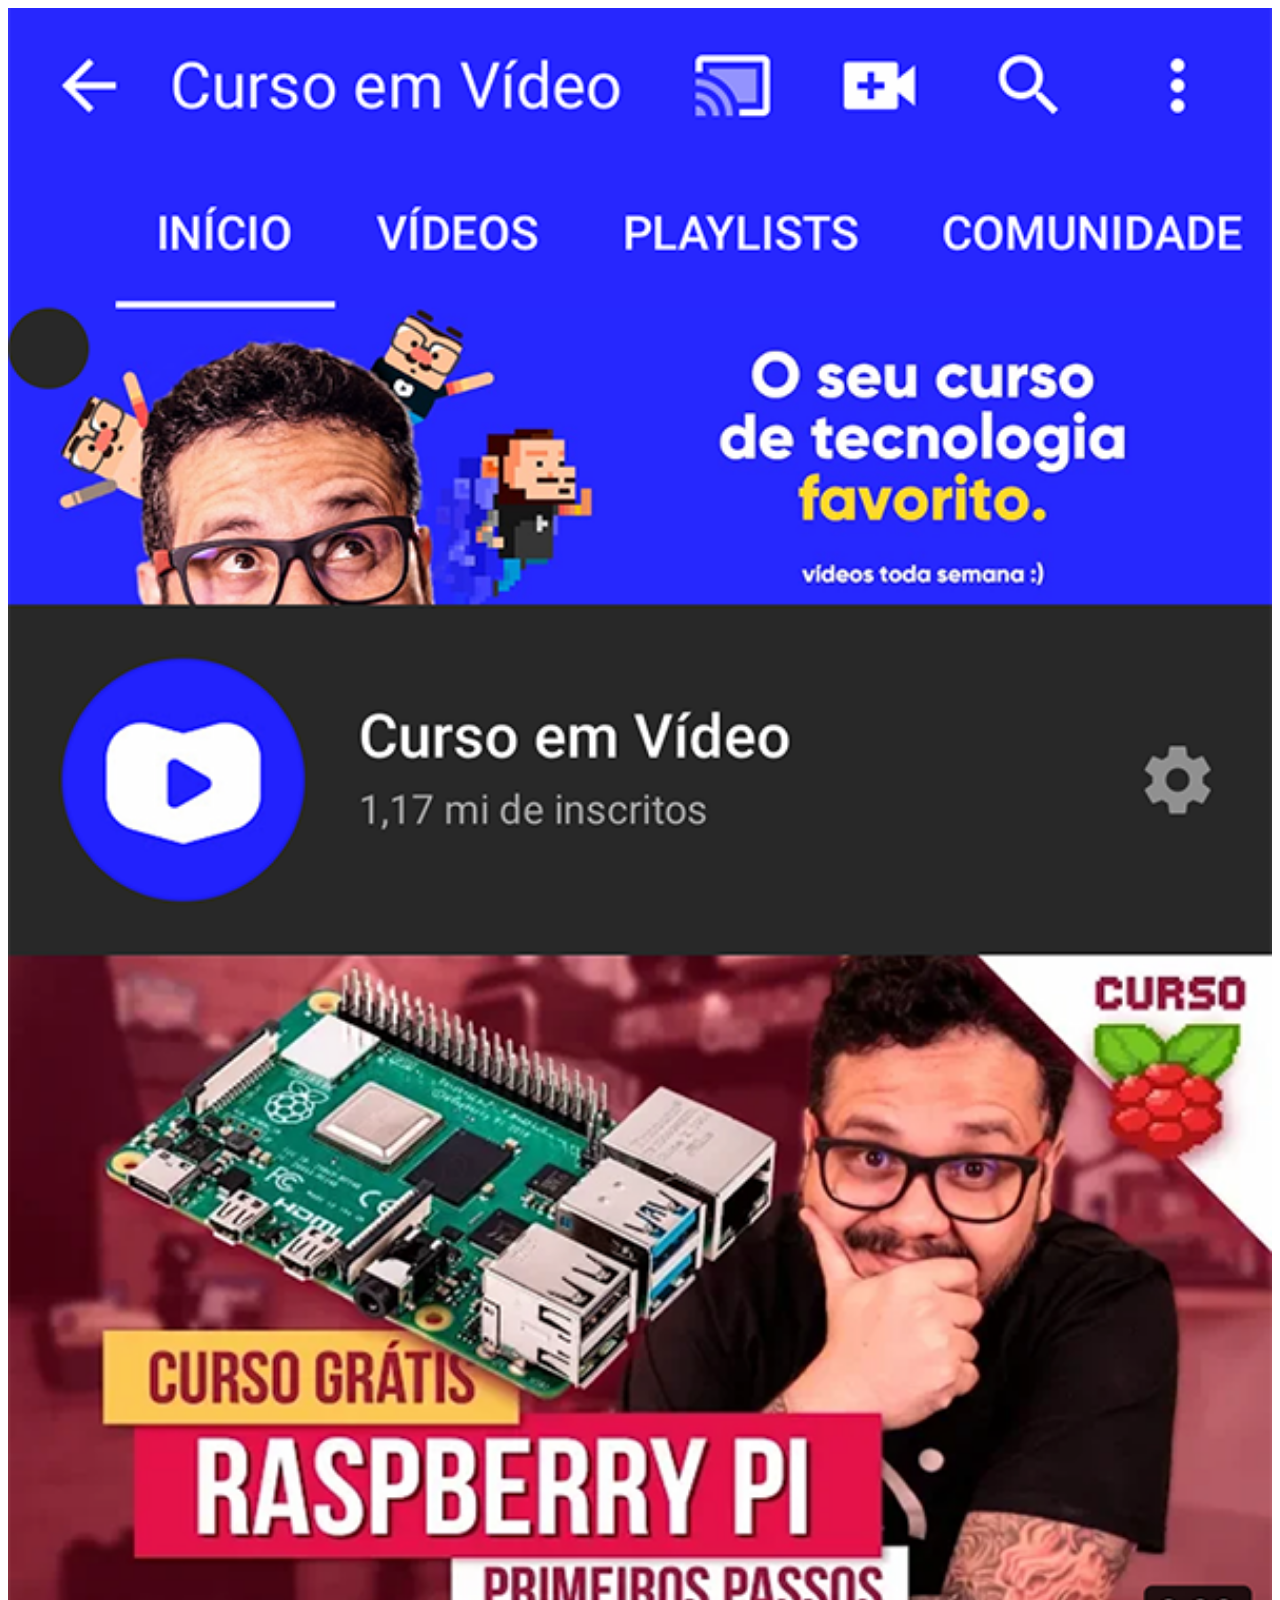
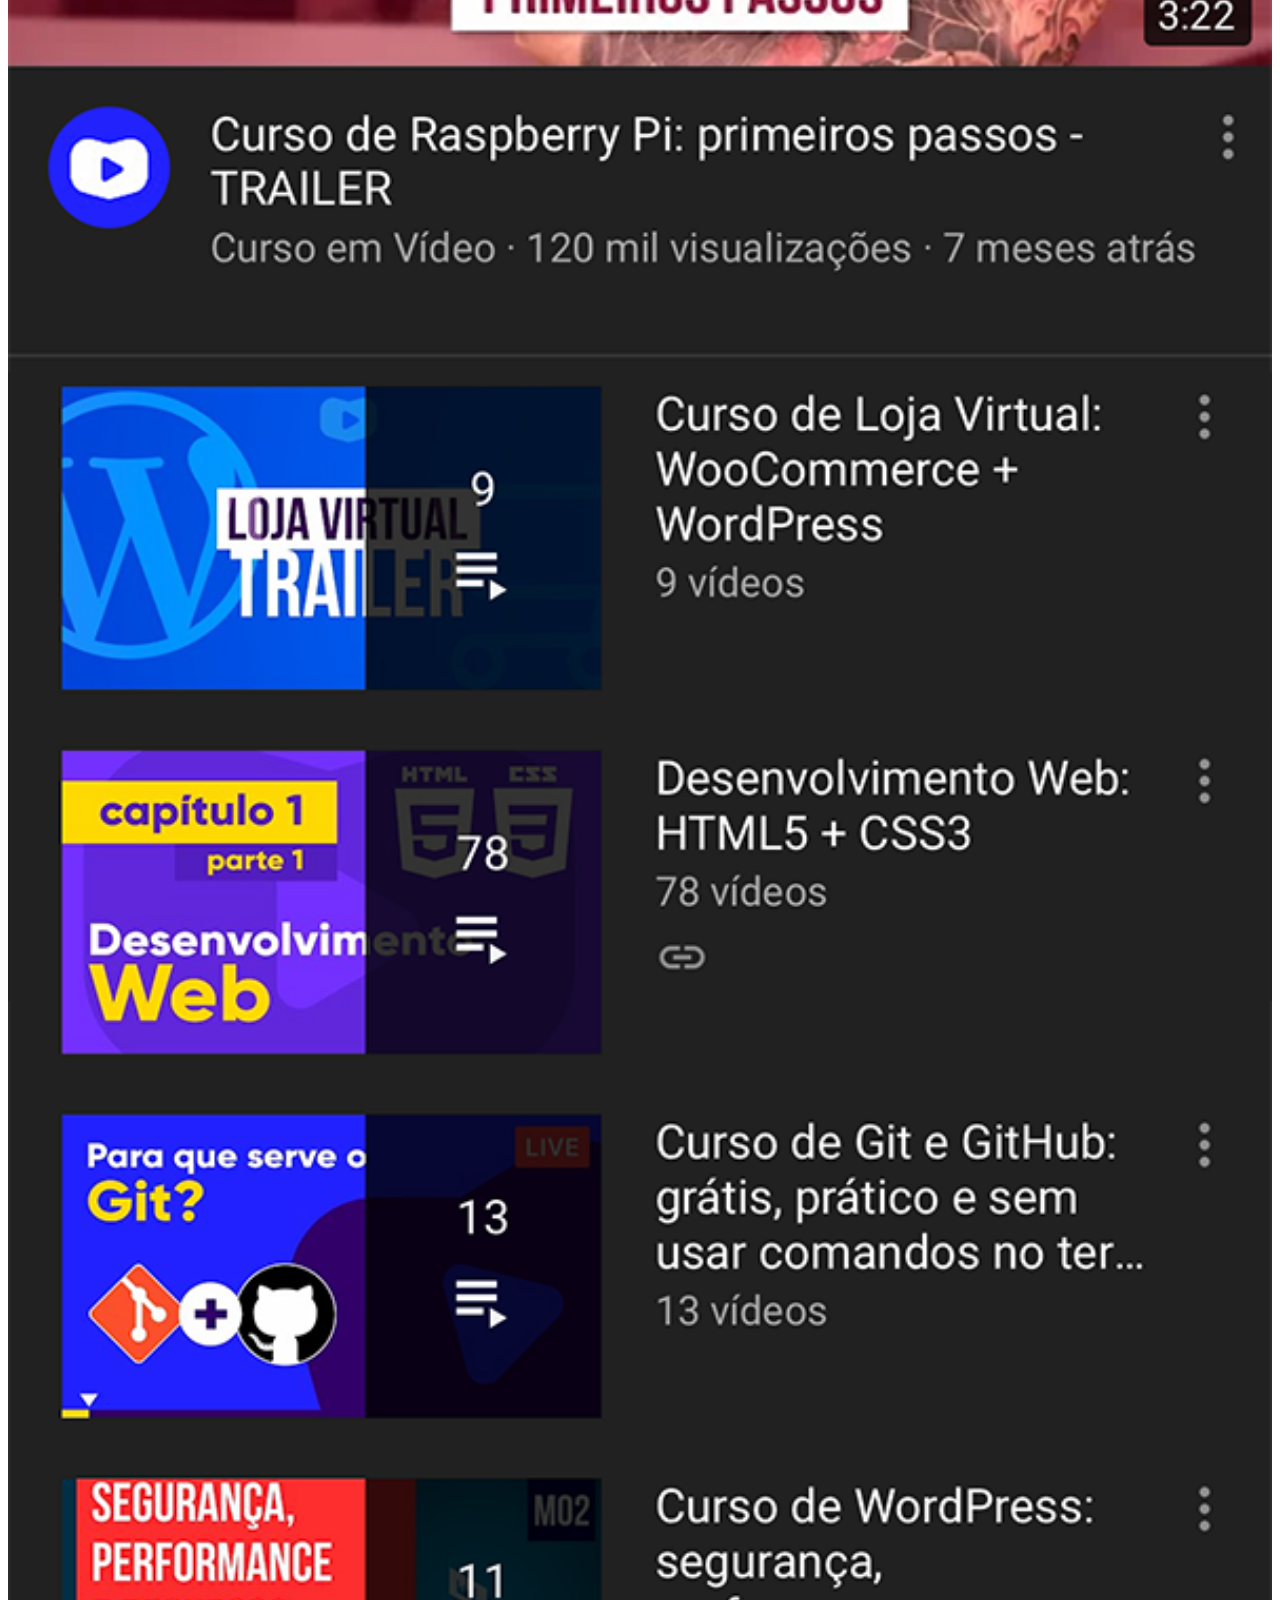
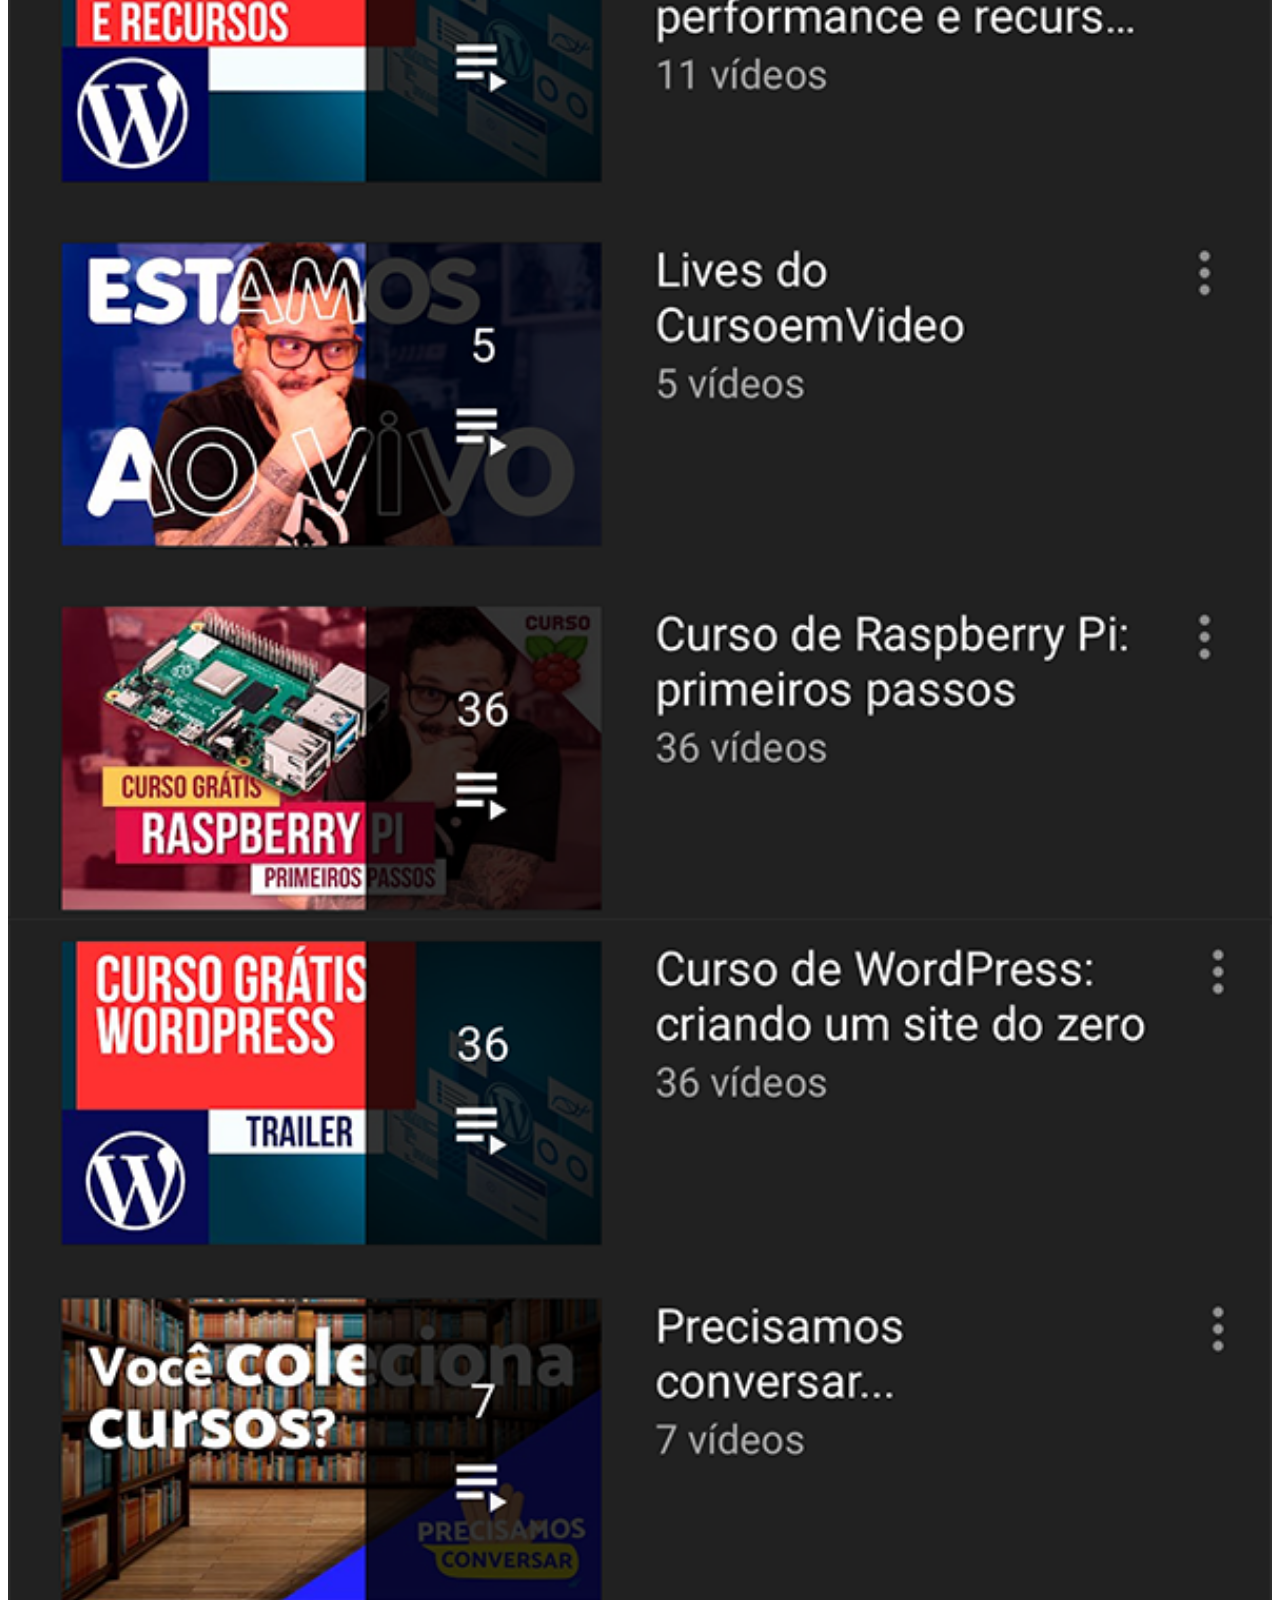
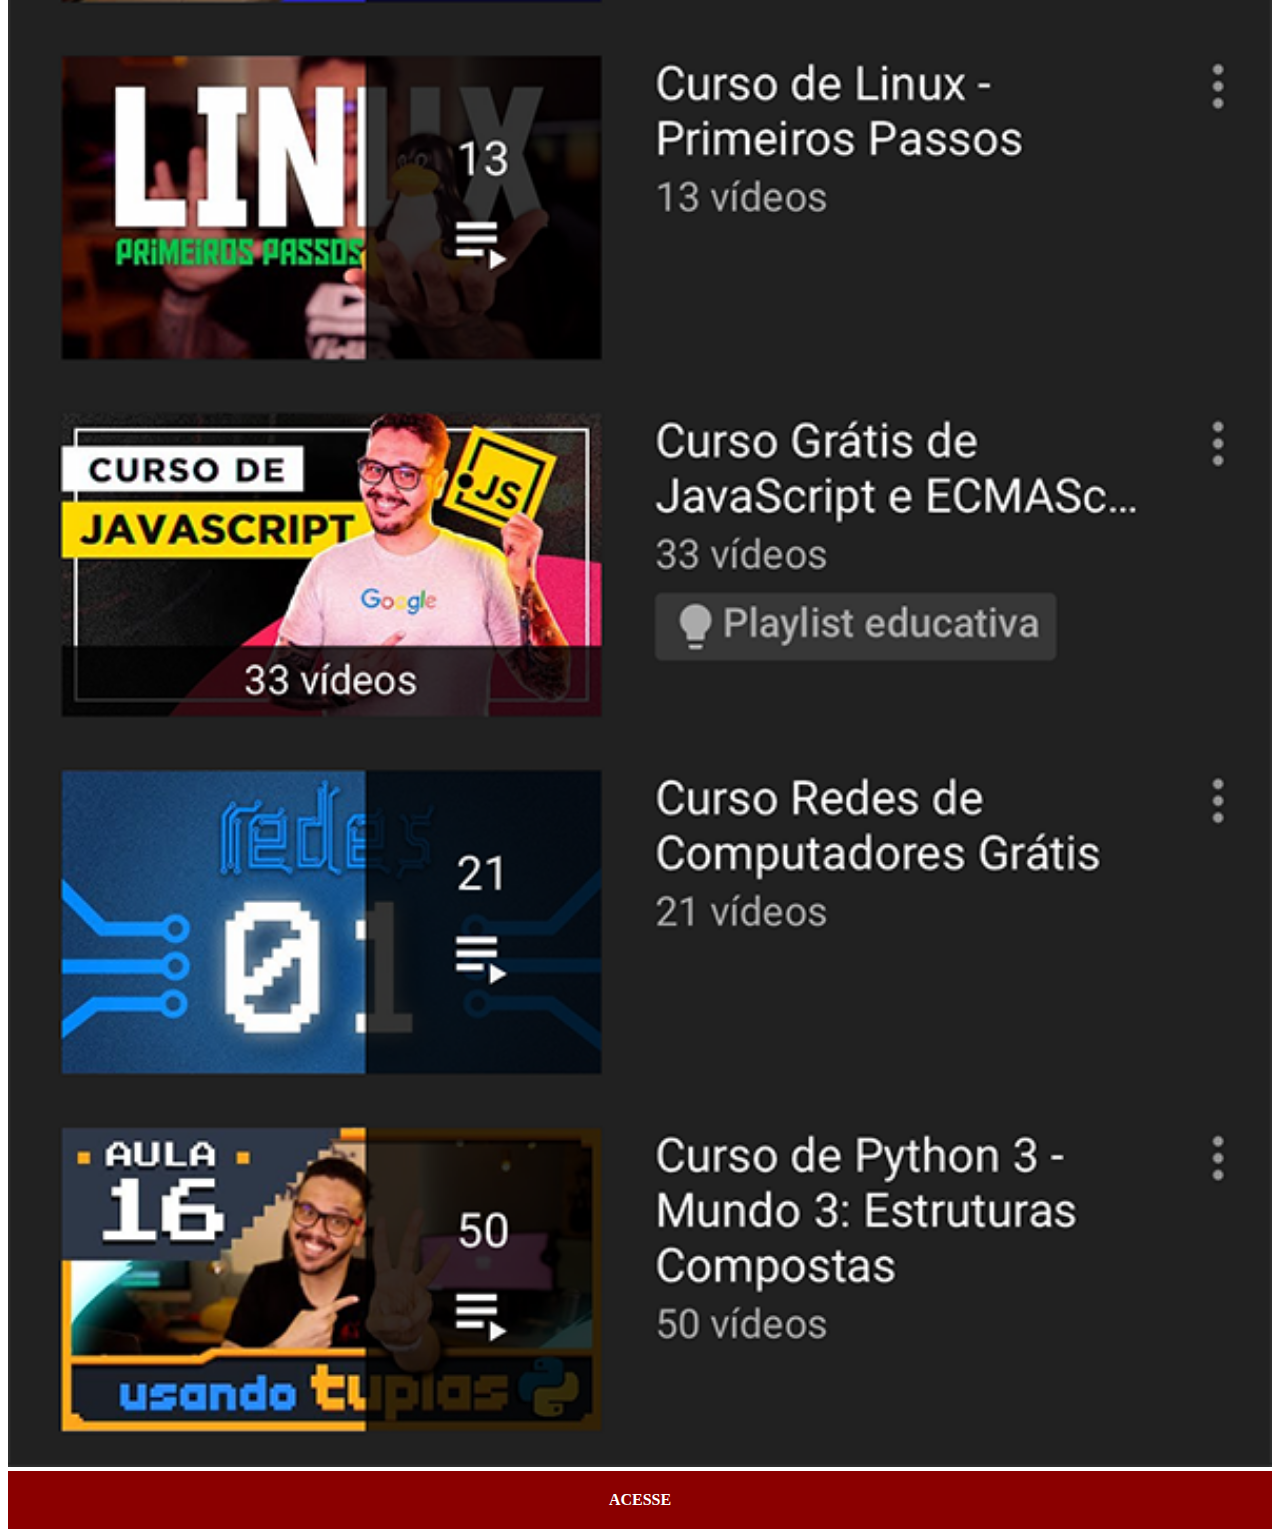
<file: youtube.html>
<!DOCTYPE html>
<html lang="pt-br">
<head>
    <meta charset="UTF-8">
    <meta name="viewport" content="width=device-width, initial-scale=1.0">
    <title>Youtube</title>
    <link rel="stylesheet" href="estilos/social.css">

</head>
<body>

    <img src="imagens/tela-youtube.png" alt="Youube">
    <a href="https://www.youtube.com/cursoemvideo" target="_blank"> ACESSE </a>
    
</body>
</html>
</file>
<file: estilos/style.css>
@charset "UTF-8"

*{ /*zerando todas as conf. para iniciar o projeto*/
    margin: 0px;
    padding: 0px;
    font-family: Arial, Helvetica, sans-serif;
}

html, body{
    height: 95vh;
    width: 95vw;
    
    
}
body{ /*conf. para o papel de fundo*/
    background: url('../imagens/fundo-madeira.jpg') no-repeat top center;
    background-size: cover;
    background-attachment: fixed;
}

main{ /*conf. em conj. para o celualr ficar centralizado*/
    position: relative;
    height: 90vh;
        
}

section#telefone{
    /*conf. para o celular ficar centralizado*/
    position: absolute;
    top: 50%;
    left: 50%;
    transform: translate(-50%, -50%);
    background: url('../imagens/frame-iphone.png') no-repeat;
    ;

    /*criando uma caixa para o celualr ficar no centro da tela*/
    height: 627px;
    width: 311px;
        
}

iframe#tela{ /*conteudo dentro do iframe para ser a tela home do celular*/
    position: relative;
    top: 80px;
    left: 22px;
    width: 267px;
    height: 471px;
    
    
}

section#redes-sociais img{ /*criando os botoes*/
    width: 50px;
    margin: 10px;
    border-radius: 50%;
    box-shadow: 2px 2px 5px rgba(0, 0, 0, 0.408);
    box-sizing: border-box; /*a borda faz parte do botoes, efeito para criar o movimento quando passar o mouse*/

    
}

section#redes-sociais img:hover{ /*conf para os botoes se "mover" quando passar o mouse por cima*/
    border: 2px solid rgba(255, 255, 255, 0.497);
    transform: translate(-3px, -3px);
    box-shadow: 5px 5px 10px rgba(0, 0, 0, 0.593);
    transition: transform 0.2s;


}

section#redes-sociais{ /*conf a posição dos botoes*/
    text-align: right;
}
</file>
<file: estilos/social.css>
@charset "UTF-8"

*{
    margin: 0px;
    padding: 0px;
    font-family: Arial, Helvetica, sans-serif;
    
}

::-webkit-scrollbar{ /*conf para esconder a barra de rolagem*/
    width: 0px;
    height: 0px;
}

img{
    
    width: 100%;
    
    
}

a{
    display: block;
    background-color: darkred;
    color: white;
    padding: 20px;
    text-align: center;
    font-weight: bolder;
    text-decoration: none;
    


}

a:hover{
    background-color: red;
}
</file>
